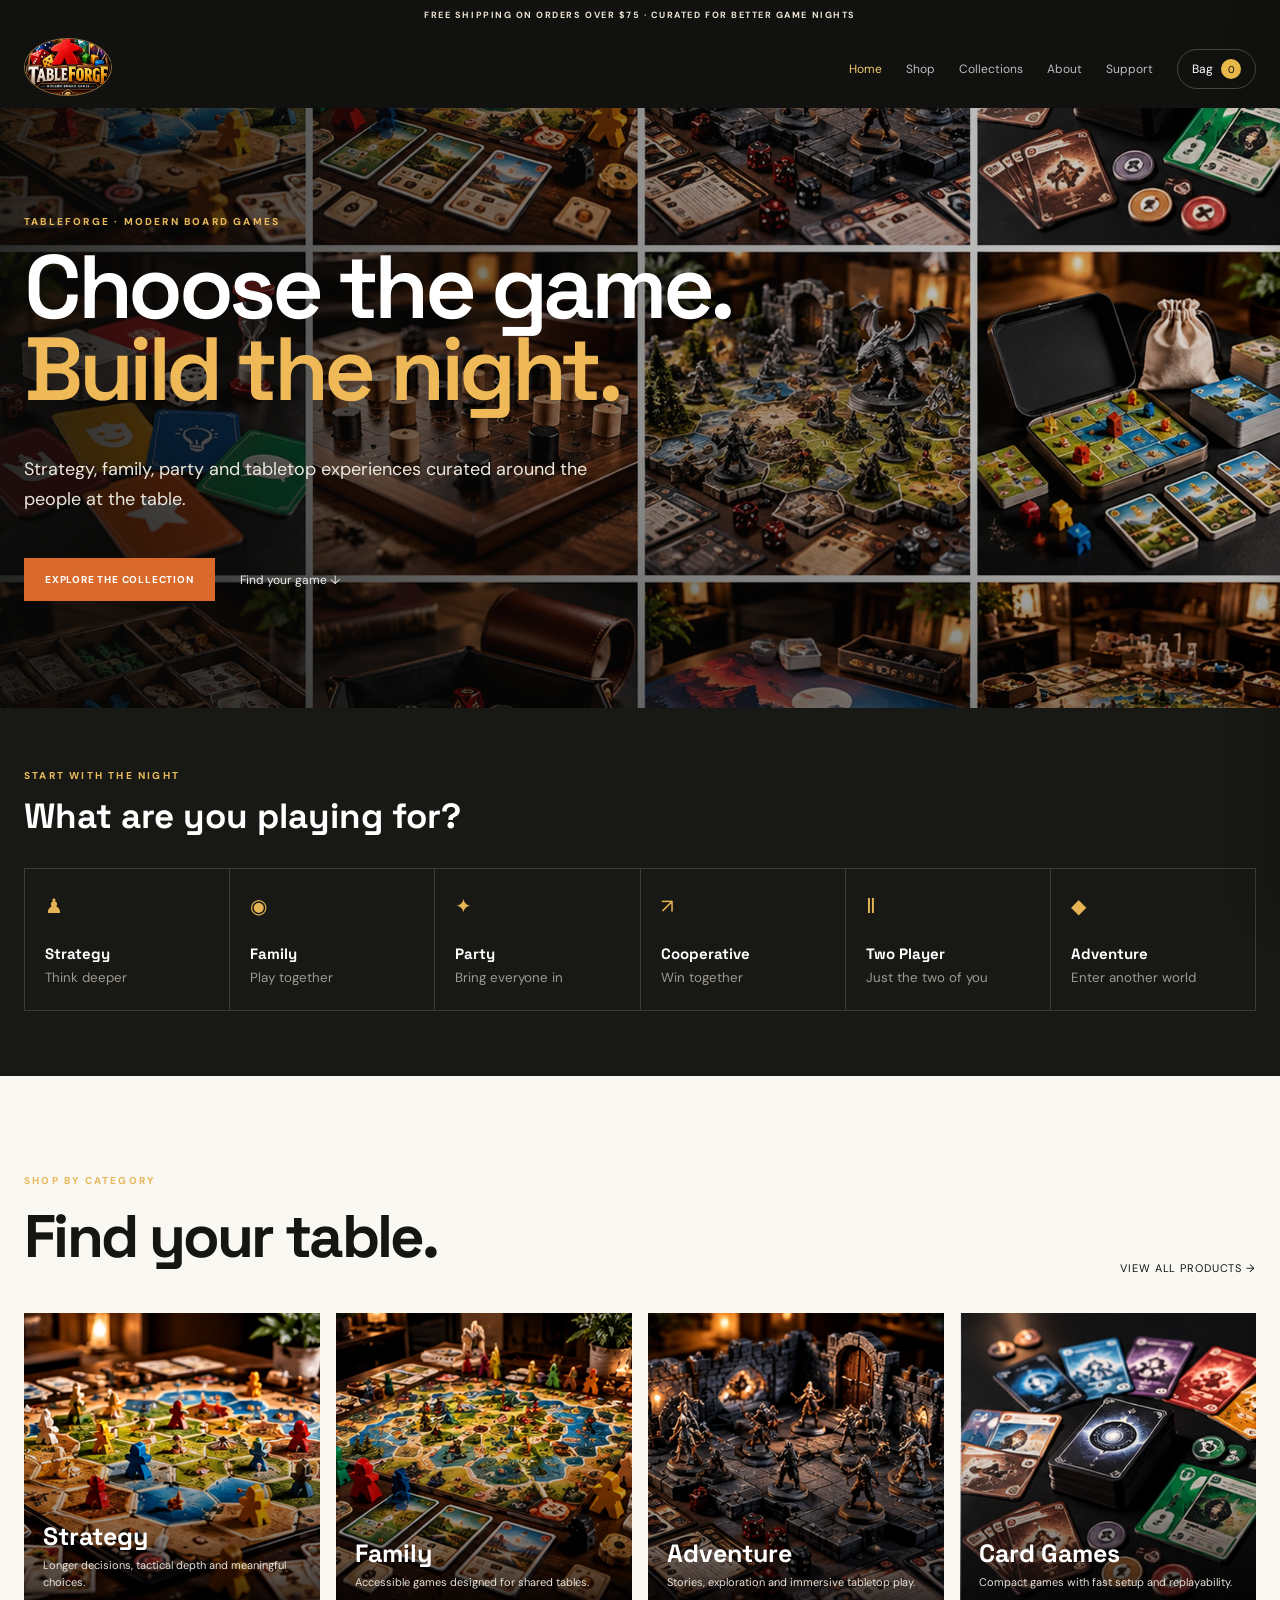
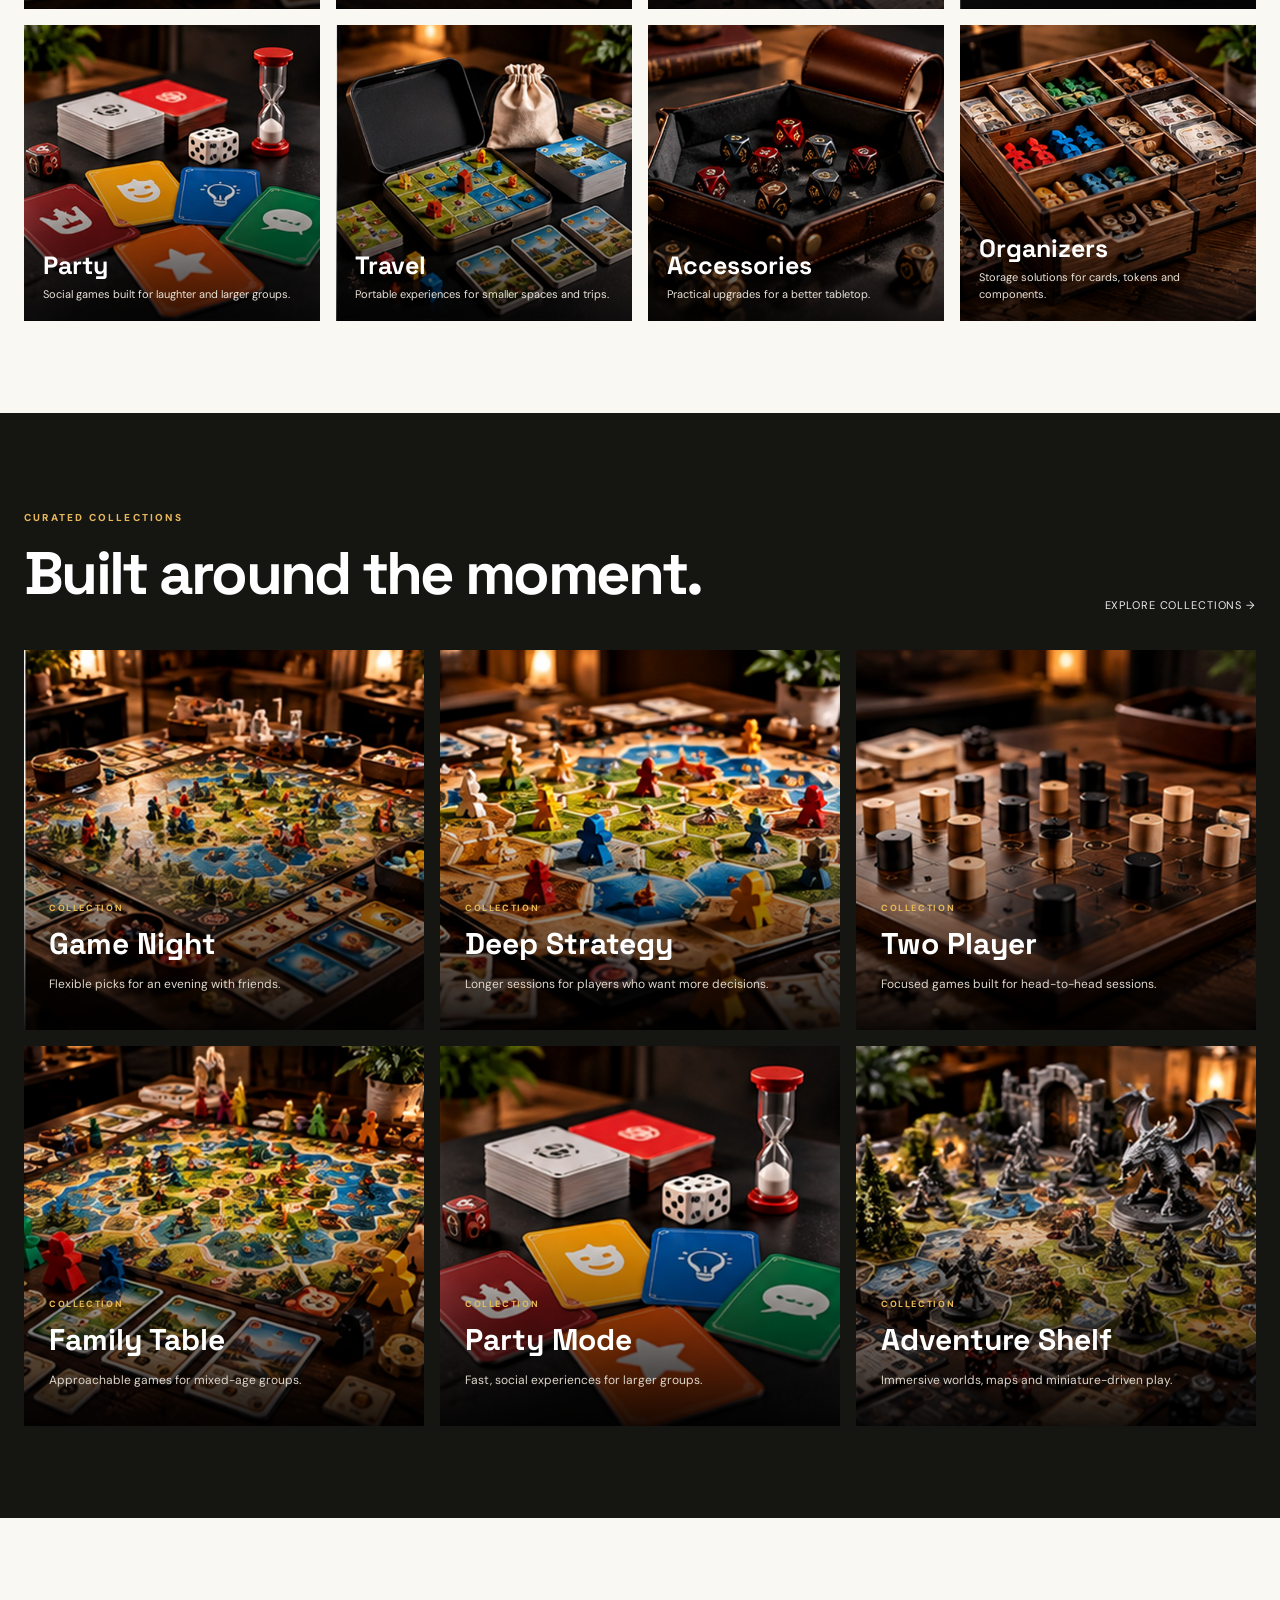
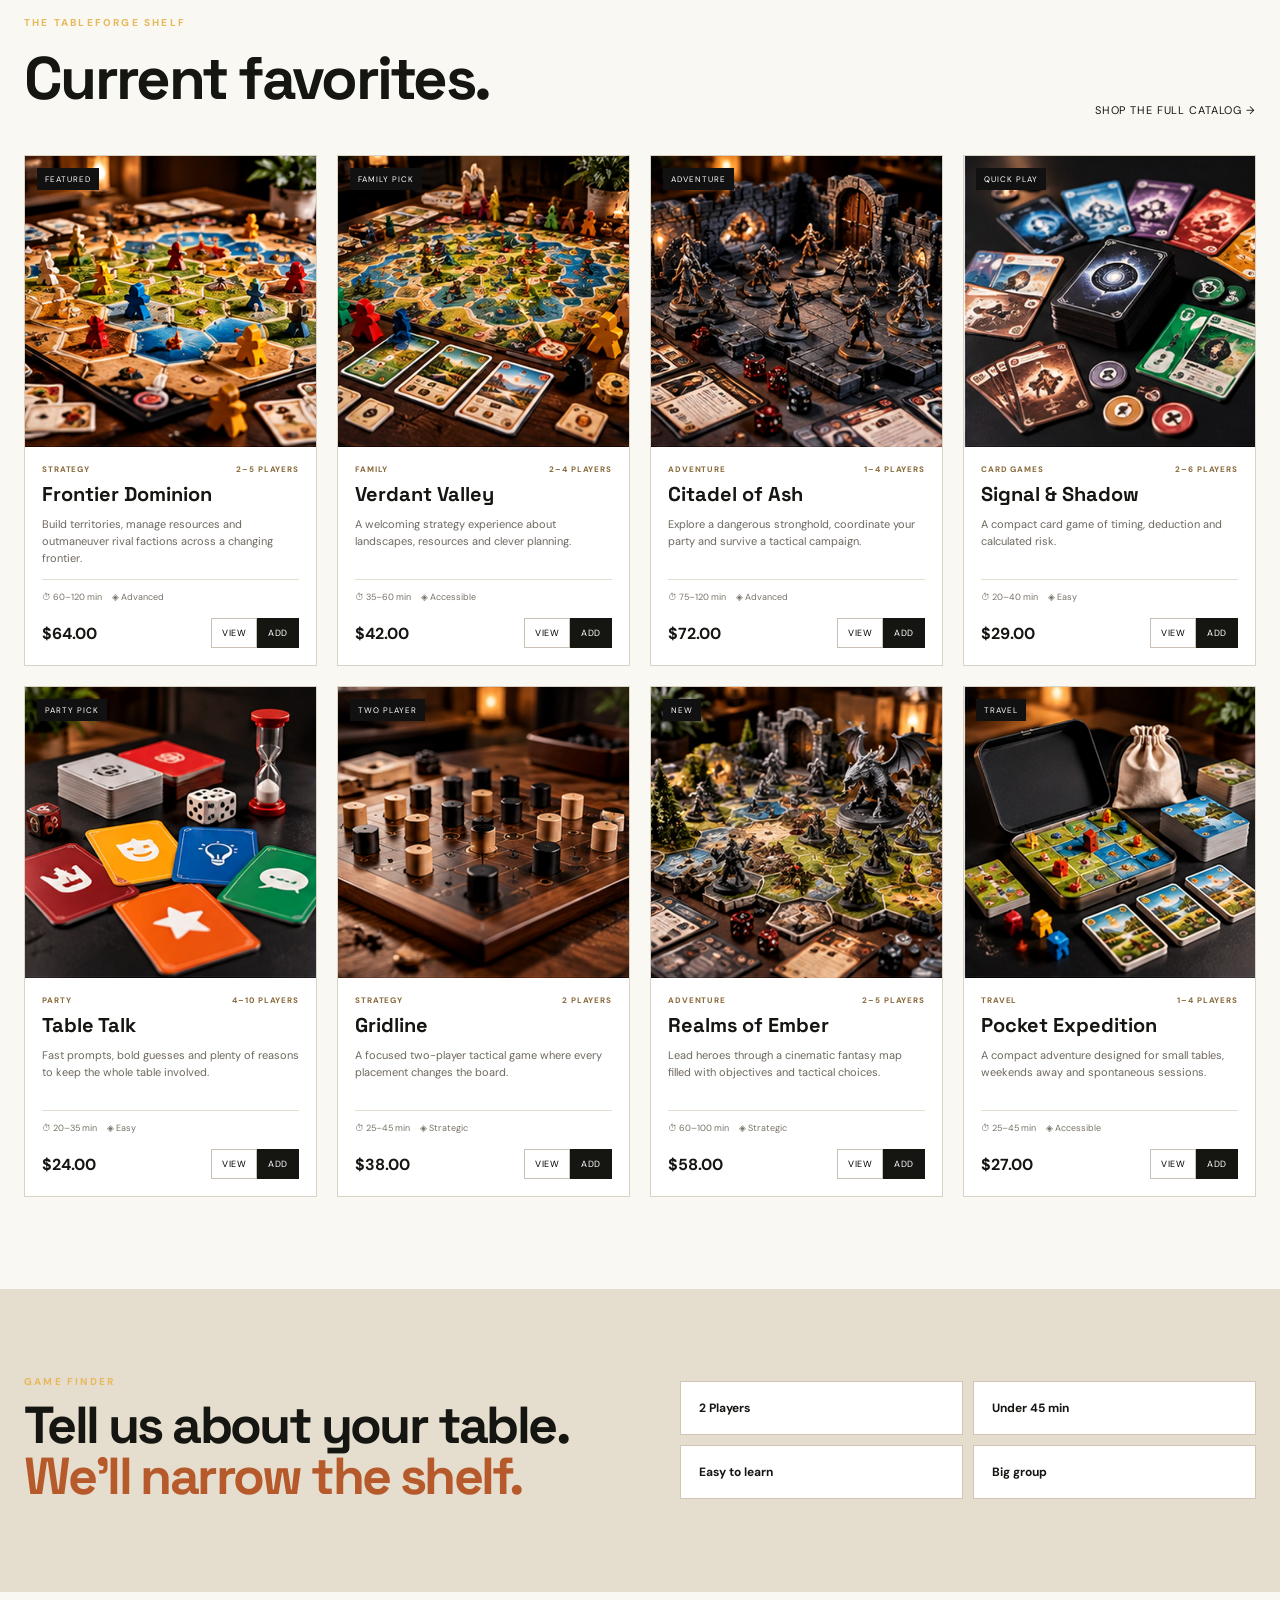
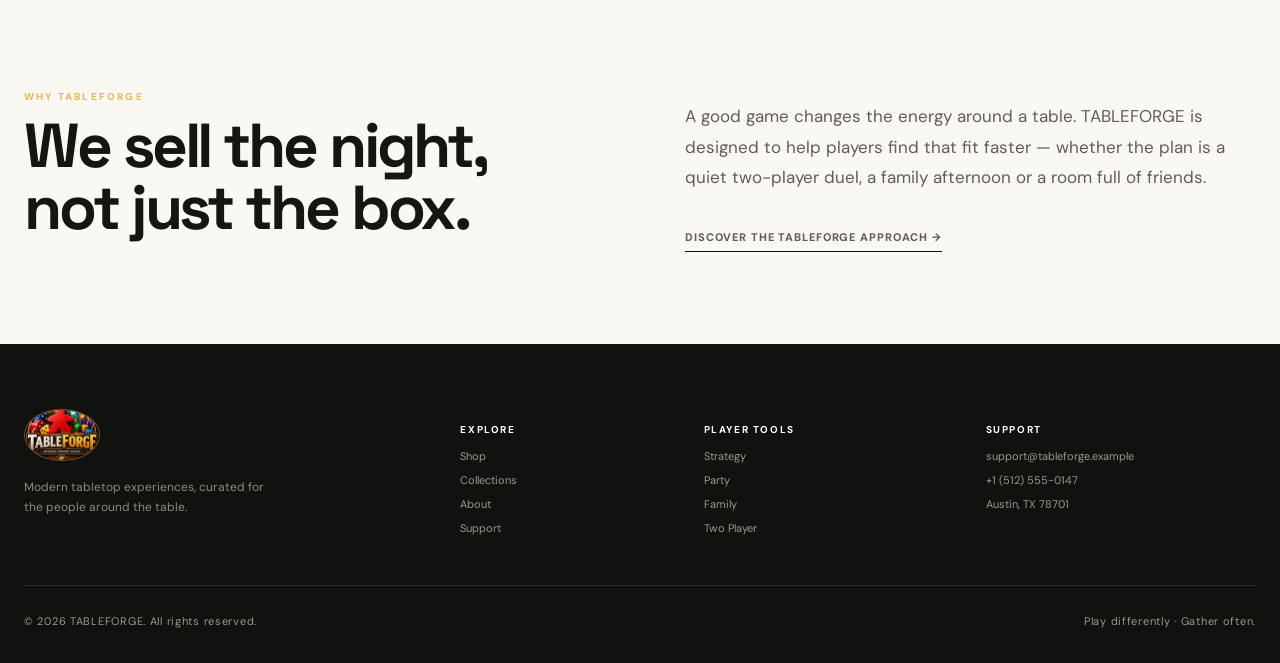
<file: index.html>
<!doctype html>
<html lang="en">
<head>
<meta charset="utf-8"><meta name="viewport" content="width=device-width, initial-scale=1">
<meta name="description" content="TABLEFORGE — modern board games, tabletop accessories and curated game-night collections.">
<title>TABLEFORGE — Modern Board Games</title>
<link rel="icon" href="assets/images/branding/favicon.jpg"><link rel="stylesheet" href="css/style.css">
</head>
<body>

<header class="site-header">
  <div class="announcement">FREE SHIPPING ON ORDERS OVER $75 · CURATED FOR BETTER GAME NIGHTS</div>
  <nav class="nav container">
    <a class="brand" href="index.html"><img src="assets/images/branding/tableforge-logo.jpg" alt="TABLEFORGE"></a>
    <button class="nav-toggle" id="navToggle" aria-label="Open navigation">☰</button>
    <div class="nav-links" id="navLinks">
      <a href="index.html" class="active">Home</a>
      <a href="pages/shop.html" class="">Shop</a>
      <a href="pages/collections.html" class="">Collections</a>
      <a href="pages/about.html" class="">About</a>
      <a href="pages/contact.html" class="">Support</a>
      <button class="cart-button" id="cartButton">Bag <span id="cartCount">0</span></button>
    </div>
  </nav>
</header>
<main>
<section class="hero">
 <img src="assets/images/hero/tableforge-hero.jpg" alt="Modern tabletop game night" class="hero-image">
 <div class="hero-shade"></div>
 <div class="container hero-content">
  <small>TABLEFORGE · MODERN BOARD GAMES</small>
  <h1>Choose the game.<br><em>Build the night.</em></h1>
  <p>Strategy, family, party and tabletop experiences curated around the people at the table.</p>
  <div class="hero-actions"><a class="btn primary" href="pages/shop.html">Explore the collection</a><a class="hero-link" href="#find">Find your game ↓</a></div>
 </div>
</section>

<section class="experience-strip" id="find">
 <div class="container"><div class="section-intro compact"><small>START WITH THE NIGHT</small><h2>What are you playing for?</h2></div>
 <div class="experience-grid">
  <a href="pages/shop.html?experience=Strategy"><span>♟</span><b>Strategy</b><small>Think deeper</small></a>
  <a href="pages/shop.html?experience=Family"><span>◉</span><b>Family</b><small>Play together</small></a>
  <a href="pages/shop.html?experience=Party"><span>✦</span><b>Party</b><small>Bring everyone in</small></a>
  <a href="pages/shop.html?experience=Cooperative"><span>↗</span><b>Cooperative</b><small>Win together</small></a>
  <a href="pages/shop.html?experience=Two%20Player"><span>Ⅱ</span><b>Two Player</b><small>Just the two of you</small></a>
  <a href="pages/shop.html?experience=Adventure"><span>◆</span><b>Adventure</b><small>Enter another world</small></a>
 </div></div>
</section>

<section class="section">
 <div class="container">
  <div class="section-head"><div><small>SHOP BY CATEGORY</small><h2>Find your table.</h2></div><a href="pages/shop.html">View all products →</a></div>
  <div class="category-grid"><a class="category-card" href="pages/shop.html?category=Strategy"><img src="assets/images/categories/strategy.jpg" alt="Strategy"><div><h3>Strategy</h3><p>Longer decisions, tactical depth and meaningful choices.</p></div></a><a class="category-card" href="pages/shop.html?category=Family"><img src="assets/images/categories/family.jpg" alt="Family"><div><h3>Family</h3><p>Accessible games designed for shared tables.</p></div></a><a class="category-card" href="pages/shop.html?category=Adventure"><img src="assets/images/categories/adventure.jpg" alt="Adventure"><div><h3>Adventure</h3><p>Stories, exploration and immersive tabletop play.</p></div></a><a class="category-card" href="pages/shop.html?category=Card Games"><img src="assets/images/categories/card-games.jpg" alt="Card Games"><div><h3>Card Games</h3><p>Compact games with fast setup and replayability.</p></div></a><a class="category-card" href="pages/shop.html?category=Party"><img src="assets/images/categories/party.jpg" alt="Party"><div><h3>Party</h3><p>Social games built for laughter and larger groups.</p></div></a><a class="category-card" href="pages/shop.html?category=Travel"><img src="assets/images/categories/travel.jpg" alt="Travel"><div><h3>Travel</h3><p>Portable experiences for smaller spaces and trips.</p></div></a><a class="category-card" href="pages/shop.html?category=Accessories"><img src="assets/images/categories/accessories.jpg" alt="Accessories"><div><h3>Accessories</h3><p>Practical upgrades for a better tabletop.</p></div></a><a class="category-card" href="pages/shop.html?category=Organizers"><img src="assets/images/categories/organizers.jpg" alt="Organizers"><div><h3>Organizers</h3><p>Storage solutions for cards, tokens and components.</p></div></a></div>
 </div>
</section>

<section class="section dark">
 <div class="container">
  <div class="section-head light"><div><small>CURATED COLLECTIONS</small><h2>Built around the moment.</h2></div><a href="pages/collections.html">Explore collections →</a></div>
  <div class="collection-grid"><a class="collection-card" href="pages/collections.html#collection-1"><img src="assets/images/collections/game-night.jpg" alt="Game Night"><div><small>COLLECTION</small><h3>Game Night</h3><p>Flexible picks for an evening with friends.</p></div></a><a class="collection-card" href="pages/collections.html#collection-2"><img src="assets/images/collections/deep-strategy.jpg" alt="Deep Strategy"><div><small>COLLECTION</small><h3>Deep Strategy</h3><p>Longer sessions for players who want more decisions.</p></div></a><a class="collection-card" href="pages/collections.html#collection-3"><img src="assets/images/collections/two-player.jpg" alt="Two Player"><div><small>COLLECTION</small><h3>Two Player</h3><p>Focused games built for head-to-head sessions.</p></div></a><a class="collection-card" href="pages/collections.html#collection-4"><img src="assets/images/collections/family-table.jpg" alt="Family Table"><div><small>COLLECTION</small><h3>Family Table</h3><p>Approachable games for mixed-age groups.</p></div></a><a class="collection-card" href="pages/collections.html#collection-5"><img src="assets/images/collections/party-mode.jpg" alt="Party Mode"><div><small>COLLECTION</small><h3>Party Mode</h3><p>Fast, social experiences for larger groups.</p></div></a><a class="collection-card" href="pages/collections.html#collection-6"><img src="assets/images/collections/adventure-shelf.jpg" alt="Adventure Shelf"><div><small>COLLECTION</small><h3>Adventure Shelf</h3><p>Immersive worlds, maps and miniature-driven play.</p></div></a></div>
 </div>
</section>

<section class="section">
 <div class="container">
  <div class="section-head"><div><small>THE TABLEFORGE SHELF</small><h2>Current favorites.</h2></div><a href="pages/shop.html">Shop the full catalog →</a></div>
  <div class="product-grid" id="featuredGrid"></div>
 </div>
</section>

<section class="finder-banner">
 <div class="container finder-inner">
  <div><small>GAME FINDER</small><h2>Tell us about your table.<br><em>We'll narrow the shelf.</em></h2></div>
  <div class="finder-options"><a href="pages/shop.html?players=2">2 Players</a><a href="pages/shop.html?time=quick">Under 45 min</a><a href="pages/shop.html?complexity=Easy">Easy to learn</a><a href="pages/shop.html?experience=Party">Big group</a></div>
 </div>
</section>

<section class="section story">
 <div class="container story-grid"><div><small>WHY TABLEFORGE</small><h2>We sell the night,<br>not just the box.</h2></div>
 <div class="story-copy"><p>A good game changes the energy around a table. TABLEFORGE is designed to help players find that fit faster — whether the plan is a quiet two-player duel, a family afternoon or a room full of friends.</p><a class="underlink" href="pages/about.html">Discover the TABLEFORGE approach →</a></div></div>
</section>
</main>

<footer class="footer">
  <div class="container footer-grid">
    <div><img class="footer-logo" src="assets/images/branding/tableforge-logo.jpg" alt="TABLEFORGE"><p>Modern tabletop experiences, curated for the people around the table.</p></div>
    <div><h4>Explore</h4><a href="pages/shop.html">Shop</a><a href="pages/collections.html">Collections</a><a href="pages/about.html">About</a><a href="pages/contact.html">Support</a></div>
    <div><h4>Player tools</h4><a href="pages/shop.html?experience=Strategy">Strategy</a><a href="pages/shop.html?experience=Party">Party</a><a href="pages/shop.html?experience=Family">Family</a><a href="pages/shop.html?experience=Two%20Player">Two Player</a></div>
    <div><h4>Support</h4><a href="mailto:support@tableforge.example">support@tableforge.example</a><a href="tel:+15125550147">+1 (512) 555-0147</a><span>Austin, TX 78701</span></div>
  </div>
  <div class="container footer-bottom"><span>© 2026 TABLEFORGE. All rights reserved.</span><span>Play differently · Gather often.</span></div>
</footer>

<aside class="cart-drawer" id="cartDrawer" aria-hidden="true">
 <div class="drawer-head"><div><small>YOUR BAG</small><h3>Ready for game night?</h3></div><button id="closeCart">×</button></div>
 <div class="cart-items" id="cartItems"></div>
 <div class="cart-foot"><div><span>Subtotal</span><strong id="cartTotal">$0.00</strong></div><button class="btn primary full" id="checkoutButton">Checkout</button><small>Demo storefront. Payment processing is not connected.</small></div>
</aside><div class="scrim" id="scrim"></div>
<div class="product-modal" id="productModal" aria-hidden="true"><div class="modal-card"><button class="modal-close" id="modalClose">×</button><div id="modalContent"></div></div></div>

<script>window.TABLEFORGE_PRODUCTS=[{"id":1,"name":"Frontier Dominion","price":64.0,"category":"Strategy","players":"2–5","time":"60–120 min","complexity":"Advanced","experience":"Competitive","tag":"Featured","image":"strategy-table.jpg","desc":"Build territories, manage resources and outmaneuver rival factions across a changing frontier."},{"id":2,"name":"Verdant Valley","price":42.0,"category":"Family","players":"2–4","time":"35–60 min","complexity":"Accessible","experience":"Family","tag":"Family Pick","image":"family-strategy.jpg","desc":"A welcoming strategy experience about landscapes, resources and clever planning."},{"id":3,"name":"Citadel of Ash","price":72.0,"category":"Adventure","players":"1–4","time":"75–120 min","complexity":"Advanced","experience":"Cooperative","tag":"Adventure","image":"adventure-miniatures.jpg","desc":"Explore a dangerous stronghold, coordinate your party and survive a tactical campaign."},{"id":4,"name":"Signal & Shadow","price":29.0,"category":"Card Games","players":"2–6","time":"20–40 min","complexity":"Easy","experience":"Competitive","tag":"Quick Play","image":"card-games.jpg","desc":"A compact card game of timing, deduction and calculated risk."},{"id":5,"name":"Table Talk","price":24.0,"category":"Party","players":"4–10","time":"20–35 min","complexity":"Easy","experience":"Party","tag":"Party Pick","image":"party-night.jpg","desc":"Fast prompts, bold guesses and plenty of reasons to keep the whole table involved."},{"id":6,"name":"Gridline","price":38.0,"category":"Strategy","players":"2","time":"25–45 min","complexity":"Strategic","experience":"Two Player","tag":"Two Player","image":"abstract-strategy.jpg","desc":"A focused two-player tactical game where every placement changes the board."},{"id":7,"name":"Realms of Ember","price":58.0,"category":"Adventure","players":"2–5","time":"60–100 min","complexity":"Strategic","experience":"Adventure","tag":"New","image":"fantasy-adventure.jpg","desc":"Lead heroes through a cinematic fantasy map filled with objectives and tactical choices."},{"id":8,"name":"Pocket Expedition","price":27.0,"category":"Travel","players":"1–4","time":"25–45 min","complexity":"Accessible","experience":"Travel","tag":"Travel","image":"travel-game.jpg","desc":"A compact adventure designed for small tables, weekends away and spontaneous sessions."},{"id":9,"name":"Tabletop Vault","price":46.0,"category":"Accessories","players":"—","time":"—","complexity":"—","experience":"Accessory","tag":"Organizer","image":"game-organizer.jpg","desc":"A modular organizer for tokens, cards, miniatures and game-night components."},{"id":10,"name":"Forge Dice Tray","price":34.0,"category":"Accessories","players":"—","time":"—","complexity":"—","experience":"Accessory","tag":"Essential","image":"dice-accessories.jpg","desc":"A premium rolling tray with a compact footprint for cleaner tabletop sessions."},{"id":11,"name":"Atlas Playmat","price":39.0,"category":"Accessories","players":"—","time":"—","complexity":"—","experience":"Accessory","tag":"Premium","image":"premium-playmat.jpg","desc":"A large illustrated play surface designed to protect the table and frame the game."},{"id":12,"name":"Game Night Collection","price":89.0,"category":"Collections","players":"3–8","time":"30–90 min","complexity":"Mixed","experience":"Social","tag":"Collection","image":"game-night.jpg","desc":"A curated tabletop bundle for hosting an adaptable evening with friends."}];</script><script src="js/app.js"></script>
</body></html>
</file>
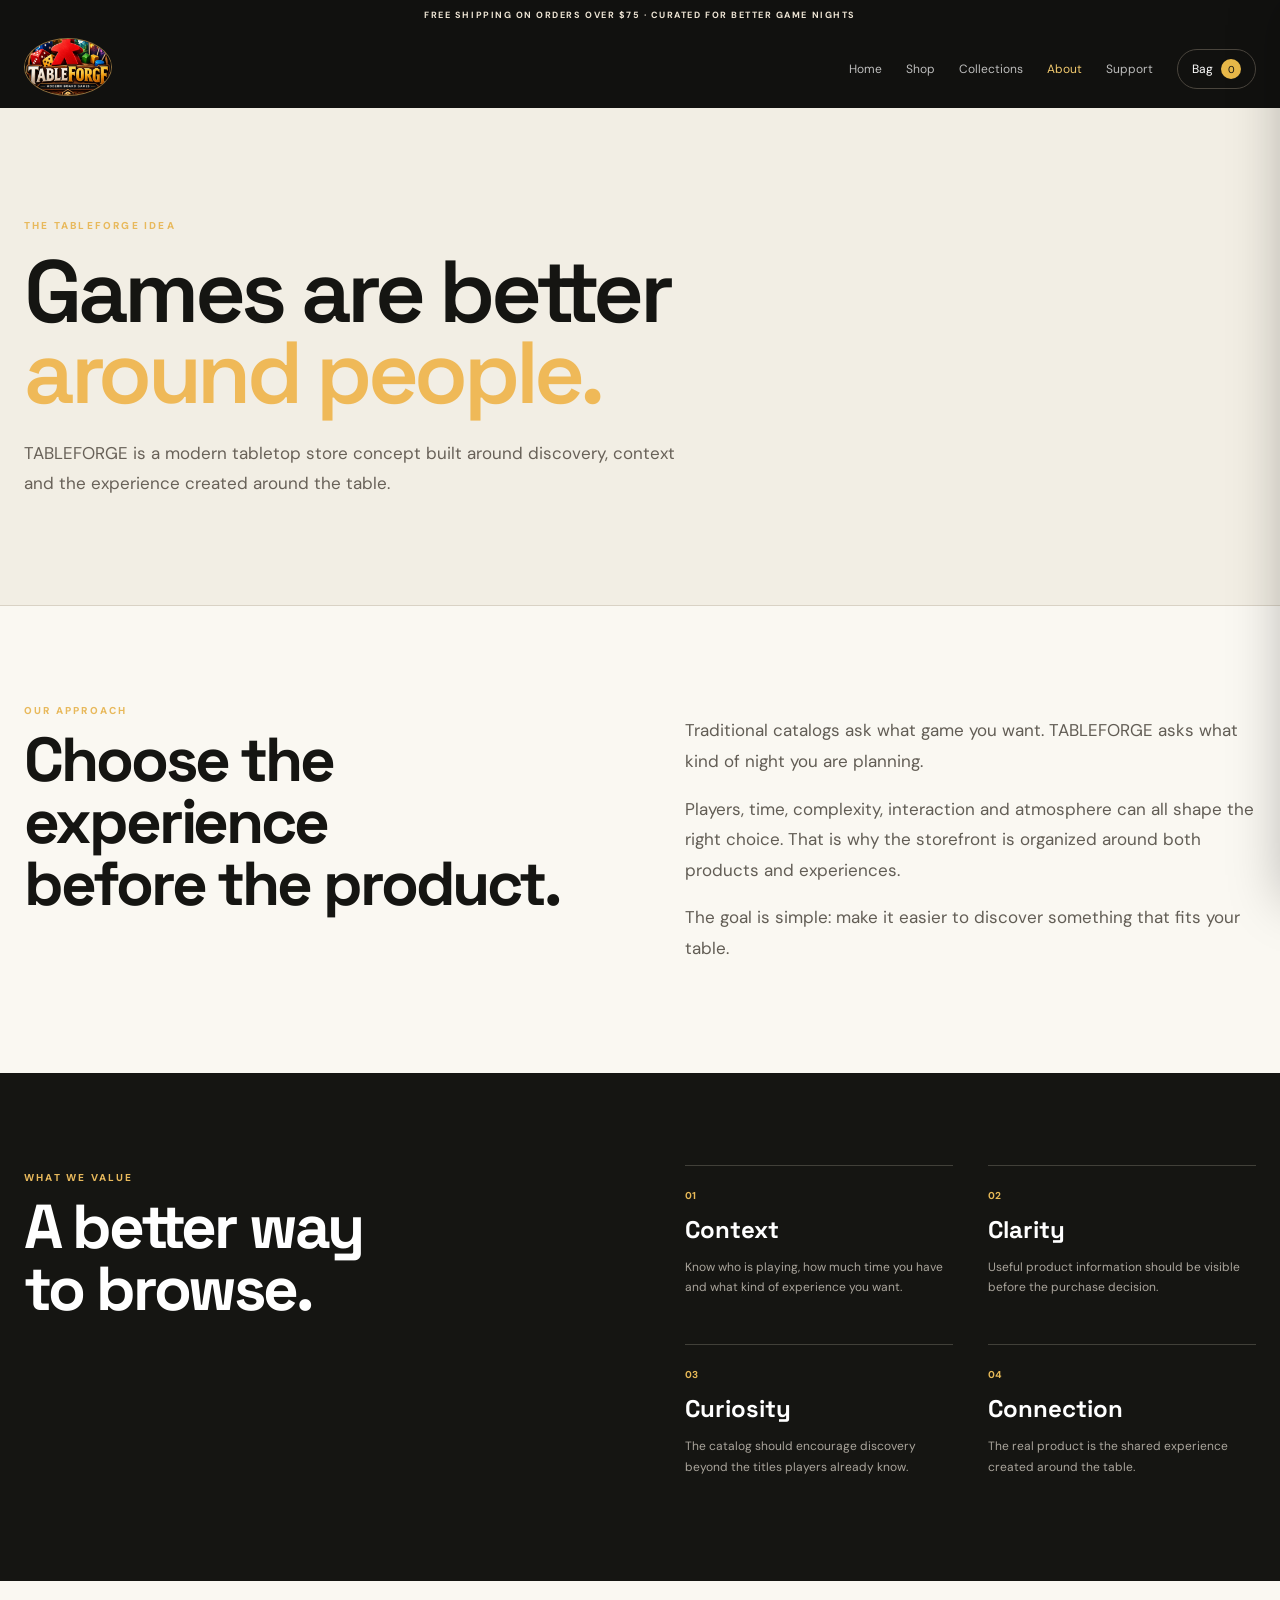
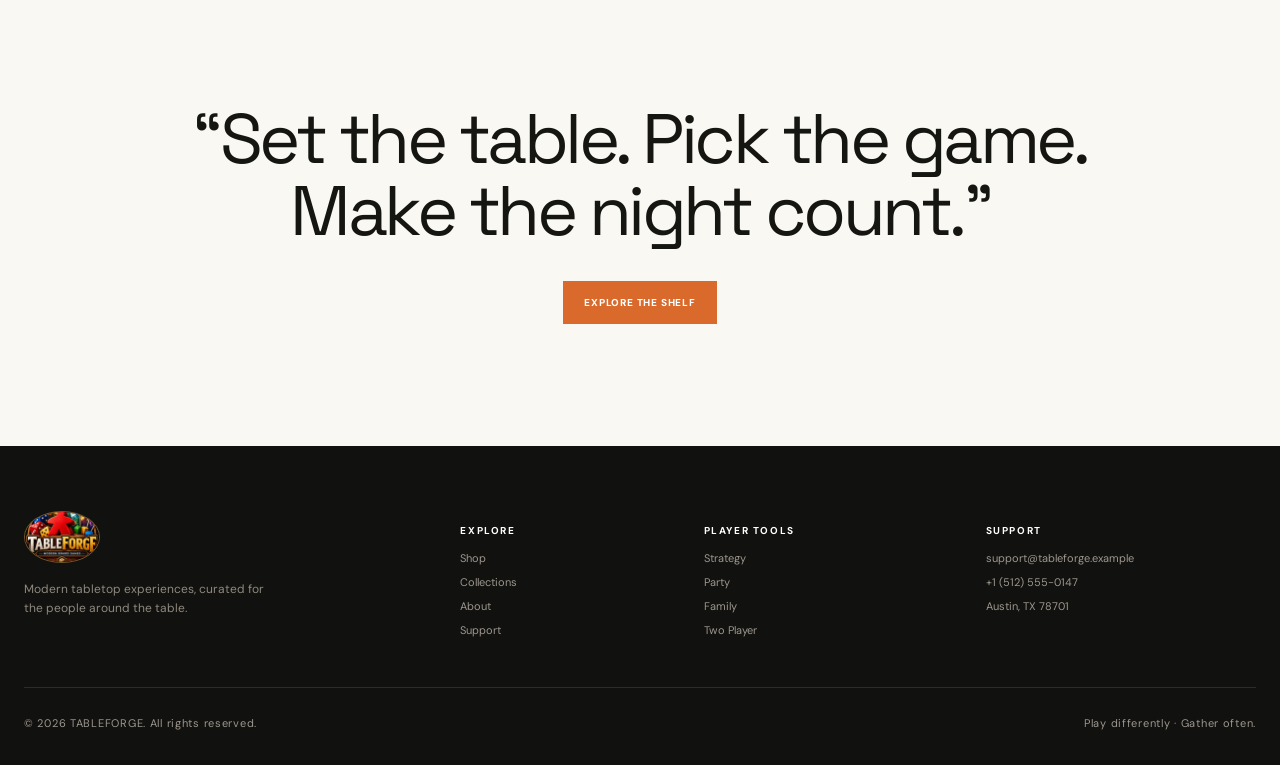
<file: pages/about.html>
<!doctype html><html lang="en"><head><meta charset="utf-8"><meta name="viewport" content="width=device-width, initial-scale=1"><title>About — TABLEFORGE</title><link rel="icon" href="../assets/images/branding/favicon.jpg"><link rel="stylesheet" href="../css/style.css"></head><body>

<header class="site-header">
  <div class="announcement">FREE SHIPPING ON ORDERS OVER $75 · CURATED FOR BETTER GAME NIGHTS</div>
  <nav class="nav container">
    <a class="brand" href="../index.html"><img src="../assets/images/branding/tableforge-logo.jpg" alt="TABLEFORGE"></a>
    <button class="nav-toggle" id="navToggle" aria-label="Open navigation">☰</button>
    <div class="nav-links" id="navLinks">
      <a href="../index.html" class="">Home</a>
      <a href="../pages/shop.html" class="">Shop</a>
      <a href="../pages/collections.html" class="">Collections</a>
      <a href="../pages/about.html" class="active">About</a>
      <a href="../pages/contact.html" class="">Support</a>
      <button class="cart-button" id="cartButton">Bag <span id="cartCount">0</span></button>
    </div>
  </nav>
</header>
<main>
<section class="page-hero"><div class="container"><small>THE TABLEFORGE IDEA</small><h1>Games are better<br><em>around people.</em></h1><p>TABLEFORGE is a modern tabletop store concept built around discovery, context and the experience created around the table.</p></div></section>
<section class="section"><div class="container manifesto-grid"><div><small>OUR APPROACH</small><h2>Choose the experience<br>before the product.</h2></div><div class="prose"><p>Traditional catalogs ask what game you want. TABLEFORGE asks what kind of night you are planning.</p><p>Players, time, complexity, interaction and atmosphere can all shape the right choice. That is why the storefront is organized around both products and experiences.</p><p>The goal is simple: make it easier to discover something that fits your table.</p></div></div></section>
<section class="dark section"><div class="container values"><div><small>WHAT WE VALUE</small><h2>A better way<br>to browse.</h2></div><div class="value-list"><article><b>01</b><h3>Context</h3><p>Know who is playing, how much time you have and what kind of experience you want.</p></article><article><b>02</b><h3>Clarity</h3><p>Useful product information should be visible before the purchase decision.</p></article><article><b>03</b><h3>Curiosity</h3><p>The catalog should encourage discovery beyond the titles players already know.</p></article><article><b>04</b><h3>Connection</h3><p>The real product is the shared experience created around the table.</p></article></div></div></section>
<section class="section"><div class="container quote"><p>“Set the table. Pick the game. Make the night count.”</p><a class="btn primary" href="shop.html">Explore the shelf</a></div></section>
</main>
<footer class="footer">
  <div class="container footer-grid">
    <div><img class="footer-logo" src="../assets/images/branding/tableforge-logo.jpg" alt="TABLEFORGE"><p>Modern tabletop experiences, curated for the people around the table.</p></div>
    <div><h4>Explore</h4><a href="../pages/shop.html">Shop</a><a href="../pages/collections.html">Collections</a><a href="../pages/about.html">About</a><a href="../pages/contact.html">Support</a></div>
    <div><h4>Player tools</h4><a href="../pages/shop.html?experience=Strategy">Strategy</a><a href="../pages/shop.html?experience=Party">Party</a><a href="../pages/shop.html?experience=Family">Family</a><a href="../pages/shop.html?experience=Two%20Player">Two Player</a></div>
    <div><h4>Support</h4><a href="mailto:support@tableforge.example">support@tableforge.example</a><a href="tel:+15125550147">+1 (512) 555-0147</a><span>Austin, TX 78701</span></div>
  </div>
  <div class="container footer-bottom"><span>© 2026 TABLEFORGE. All rights reserved.</span><span>Play differently · Gather often.</span></div>
</footer>
<aside class="cart-drawer" id="cartDrawer" aria-hidden="true">
 <div class="drawer-head"><div><small>YOUR BAG</small><h3>Ready for game night?</h3></div><button id="closeCart">×</button></div>
 <div class="cart-items" id="cartItems"></div>
 <div class="cart-foot"><div><span>Subtotal</span><strong id="cartTotal">$0.00</strong></div><button class="btn primary full" id="checkoutButton">Checkout</button><small>Demo storefront. Payment processing is not connected.</small></div>
</aside><div class="scrim" id="scrim"></div>
<div class="product-modal" id="productModal" aria-hidden="true"><div class="modal-card"><button class="modal-close" id="modalClose">×</button><div id="modalContent"></div></div></div>
<script>window.TABLEFORGE_PRODUCTS=[{"id":1,"name":"Frontier Dominion","price":64.0,"category":"Strategy","players":"2–5","time":"60–120 min","complexity":"Advanced","experience":"Competitive","tag":"Featured","image":"strategy-table.jpg","desc":"Build territories, manage resources and outmaneuver rival factions across a changing frontier."},{"id":2,"name":"Verdant Valley","price":42.0,"category":"Family","players":"2–4","time":"35–60 min","complexity":"Accessible","experience":"Family","tag":"Family Pick","image":"family-strategy.jpg","desc":"A welcoming strategy experience about landscapes, resources and clever planning."},{"id":3,"name":"Citadel of Ash","price":72.0,"category":"Adventure","players":"1–4","time":"75–120 min","complexity":"Advanced","experience":"Cooperative","tag":"Adventure","image":"adventure-miniatures.jpg","desc":"Explore a dangerous stronghold, coordinate your party and survive a tactical campaign."},{"id":4,"name":"Signal & Shadow","price":29.0,"category":"Card Games","players":"2–6","time":"20–40 min","complexity":"Easy","experience":"Competitive","tag":"Quick Play","image":"card-games.jpg","desc":"A compact card game of timing, deduction and calculated risk."},{"id":5,"name":"Table Talk","price":24.0,"category":"Party","players":"4–10","time":"20–35 min","complexity":"Easy","experience":"Party","tag":"Party Pick","image":"party-night.jpg","desc":"Fast prompts, bold guesses and plenty of reasons to keep the whole table involved."},{"id":6,"name":"Gridline","price":38.0,"category":"Strategy","players":"2","time":"25–45 min","complexity":"Strategic","experience":"Two Player","tag":"Two Player","image":"abstract-strategy.jpg","desc":"A focused two-player tactical game where every placement changes the board."},{"id":7,"name":"Realms of Ember","price":58.0,"category":"Adventure","players":"2–5","time":"60–100 min","complexity":"Strategic","experience":"Adventure","tag":"New","image":"fantasy-adventure.jpg","desc":"Lead heroes through a cinematic fantasy map filled with objectives and tactical choices."},{"id":8,"name":"Pocket Expedition","price":27.0,"category":"Travel","players":"1–4","time":"25–45 min","complexity":"Accessible","experience":"Travel","tag":"Travel","image":"travel-game.jpg","desc":"A compact adventure designed for small tables, weekends away and spontaneous sessions."},{"id":9,"name":"Tabletop Vault","price":46.0,"category":"Accessories","players":"—","time":"—","complexity":"—","experience":"Accessory","tag":"Organizer","image":"game-organizer.jpg","desc":"A modular organizer for tokens, cards, miniatures and game-night components."},{"id":10,"name":"Forge Dice Tray","price":34.0,"category":"Accessories","players":"—","time":"—","complexity":"—","experience":"Accessory","tag":"Essential","image":"dice-accessories.jpg","desc":"A premium rolling tray with a compact footprint for cleaner tabletop sessions."},{"id":11,"name":"Atlas Playmat","price":39.0,"category":"Accessories","players":"—","time":"—","complexity":"—","experience":"Accessory","tag":"Premium","image":"premium-playmat.jpg","desc":"A large illustrated play surface designed to protect the table and frame the game."},{"id":12,"name":"Game Night Collection","price":89.0,"category":"Collections","players":"3–8","time":"30–90 min","complexity":"Mixed","experience":"Social","tag":"Collection","image":"game-night.jpg","desc":"A curated tabletop bundle for hosting an adaptable evening with friends."}];</script><script src="../js/app.js"></script></body></html>
</file>
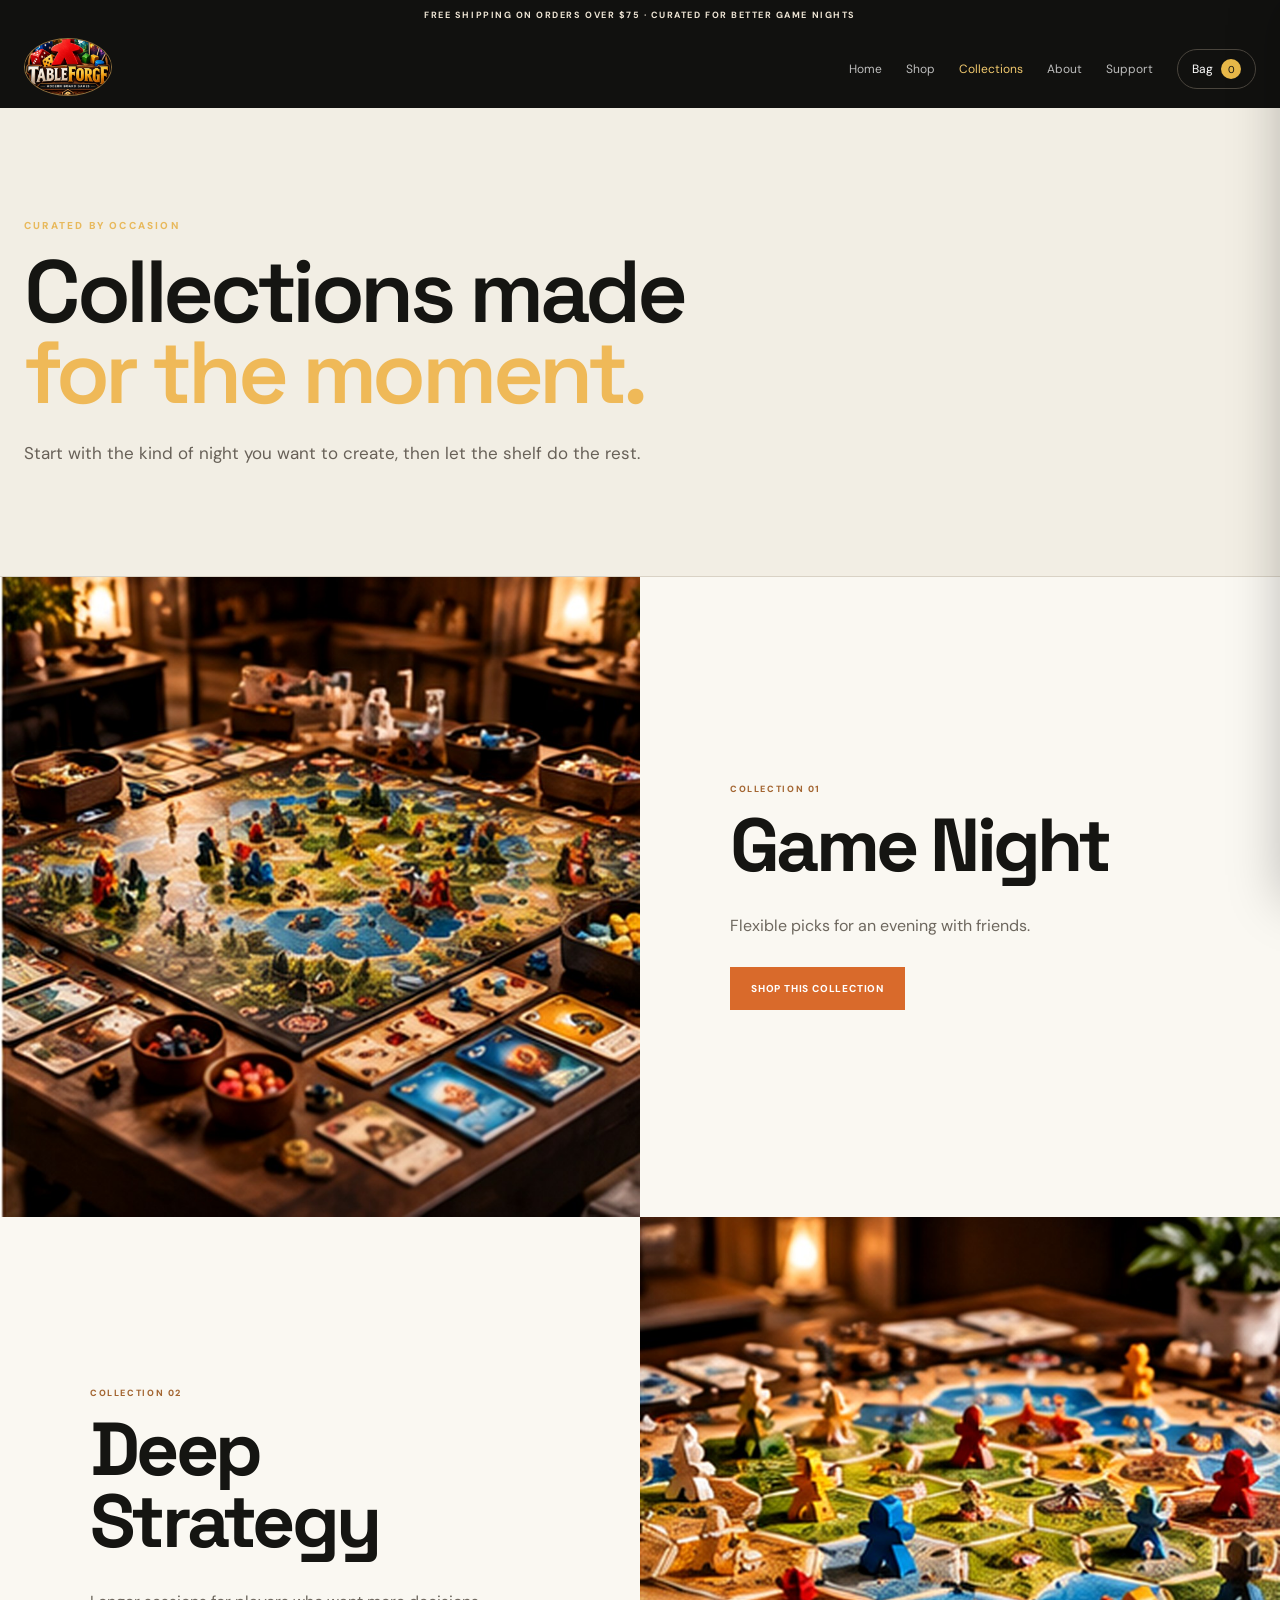
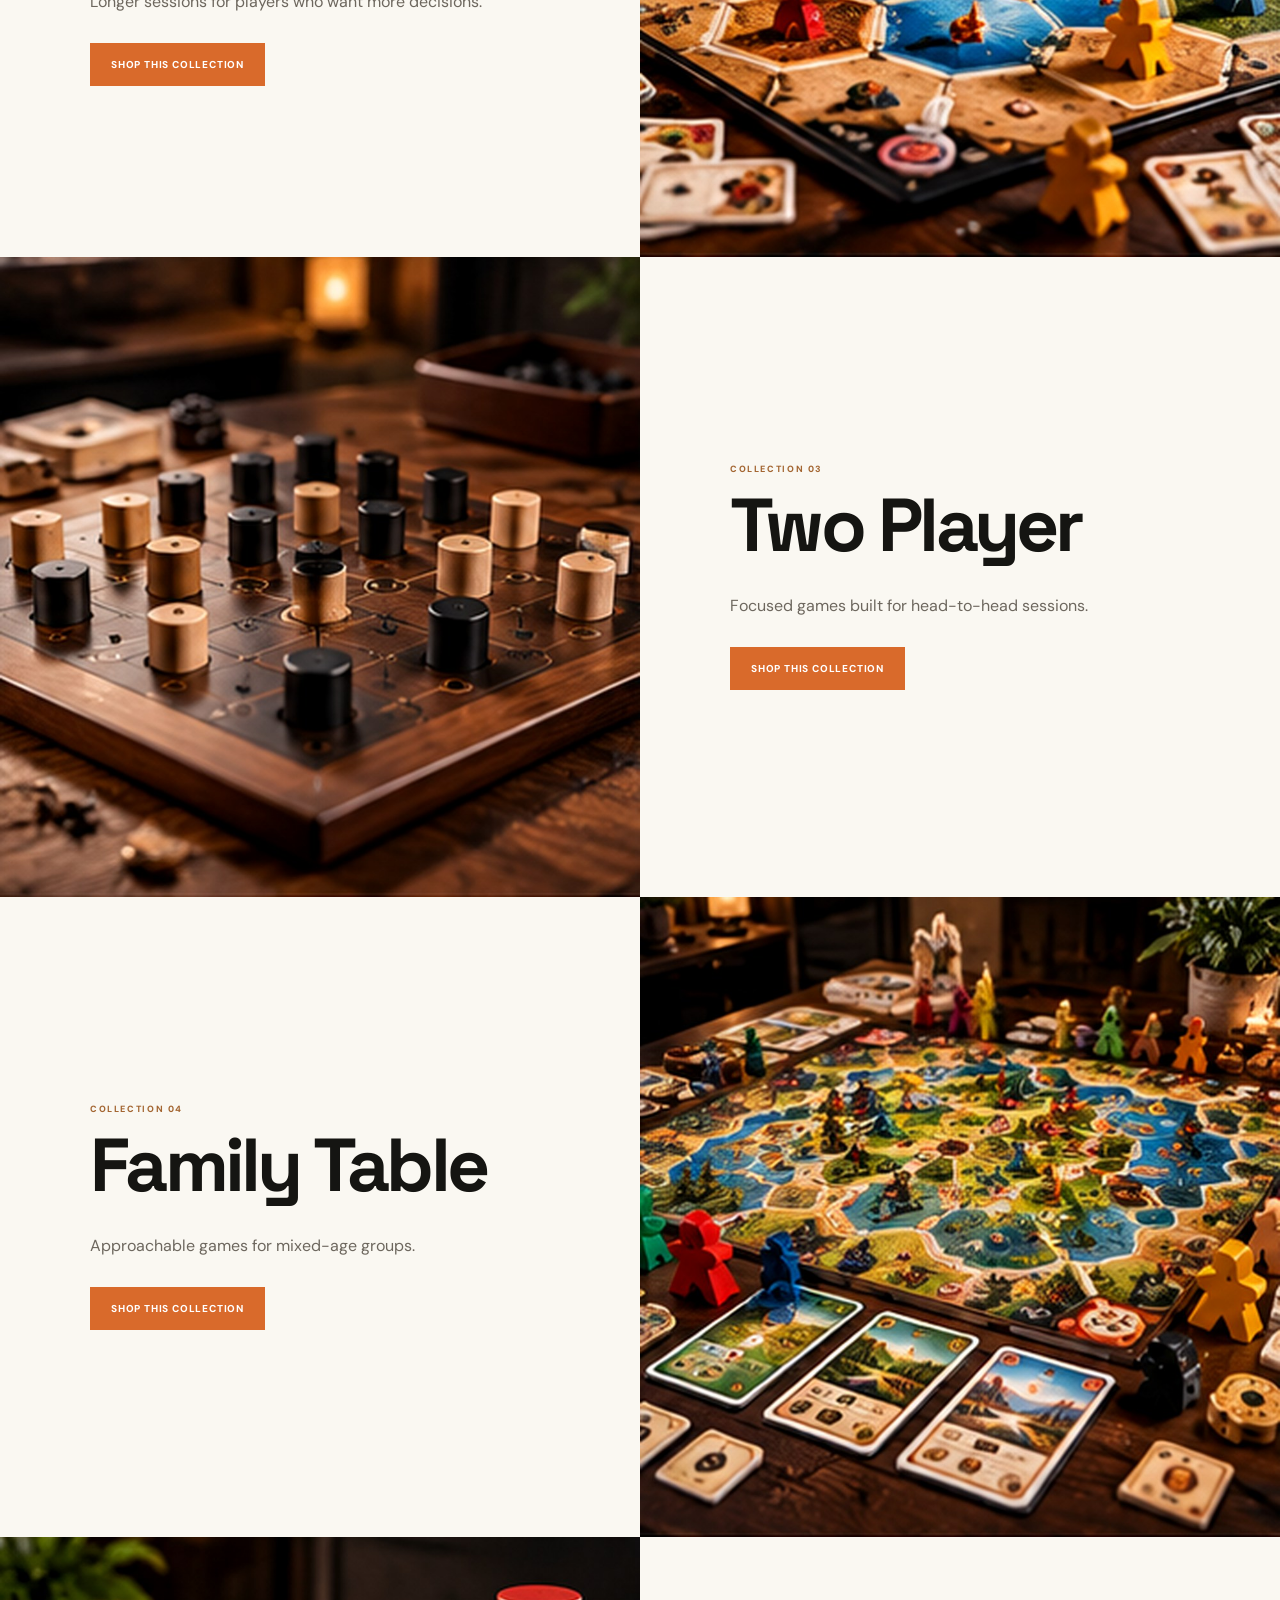
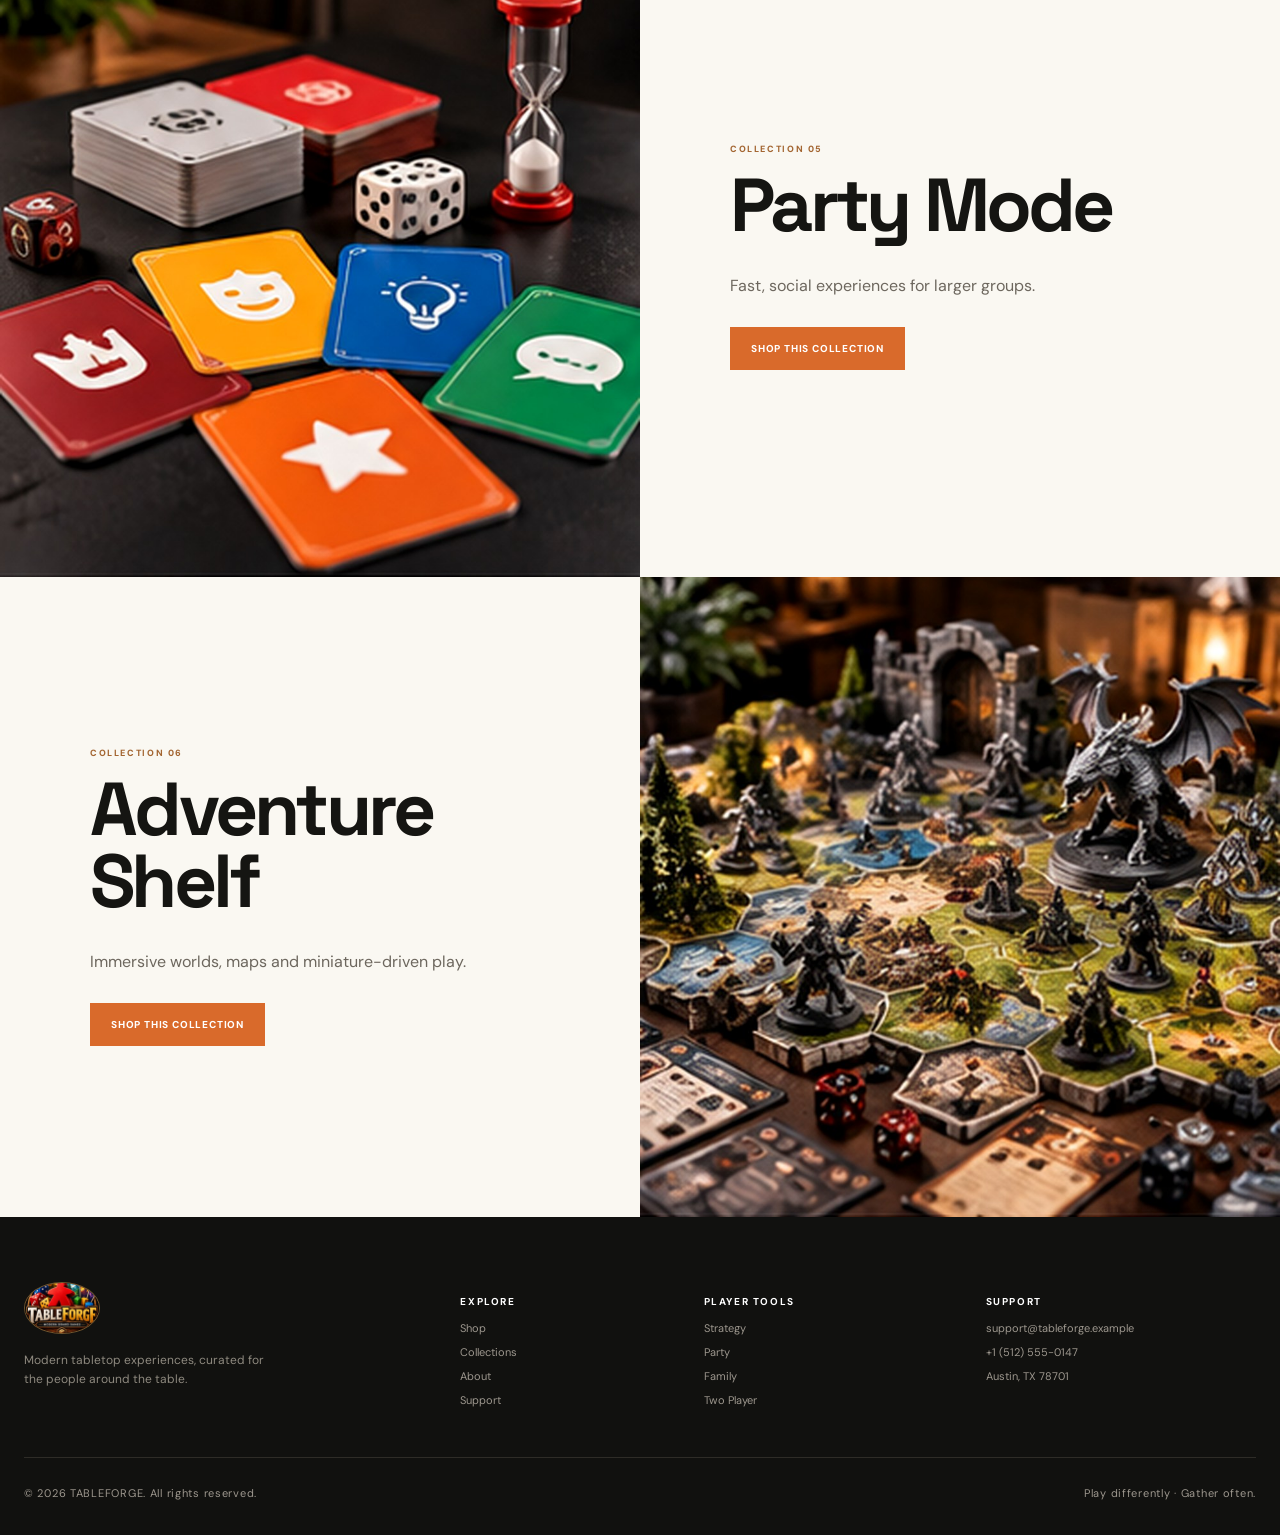
<file: pages/collections.html>
<!doctype html><html lang="en"><head><meta charset="utf-8"><meta name="viewport" content="width=device-width, initial-scale=1"><title>Collections — TABLEFORGE</title><link rel="icon" href="../assets/images/branding/favicon.jpg"><link rel="stylesheet" href="../css/style.css"></head><body>

<header class="site-header">
  <div class="announcement">FREE SHIPPING ON ORDERS OVER $75 · CURATED FOR BETTER GAME NIGHTS</div>
  <nav class="nav container">
    <a class="brand" href="../index.html"><img src="../assets/images/branding/tableforge-logo.jpg" alt="TABLEFORGE"></a>
    <button class="nav-toggle" id="navToggle" aria-label="Open navigation">☰</button>
    <div class="nav-links" id="navLinks">
      <a href="../index.html" class="">Home</a>
      <a href="../pages/shop.html" class="">Shop</a>
      <a href="../pages/collections.html" class="active">Collections</a>
      <a href="../pages/about.html" class="">About</a>
      <a href="../pages/contact.html" class="">Support</a>
      <button class="cart-button" id="cartButton">Bag <span id="cartCount">0</span></button>
    </div>
  </nav>
</header>
<main><section class="page-hero"><div class="container"><small>CURATED BY OCCASION</small><h1>Collections made<br><em>for the moment.</em></h1><p>Start with the kind of night you want to create, then let the shelf do the rest.</p></div></section>
<section class="collections-page"><section class="collection-feature" id="collection-1">
      <div class="collection-feature-image"><img src="../assets/images/collections/game-night.jpg" alt="Game Night"></div>
      <div class="collection-feature-copy"><small>COLLECTION 01</small><h2>Game Night</h2><p>Flexible picks for an evening with friends.</p><a class="btn primary" href="shop.html">Shop this collection</a></div>
    </section><section class="collection-feature" id="collection-2">
      <div class="collection-feature-image"><img src="../assets/images/collections/deep-strategy.jpg" alt="Deep Strategy"></div>
      <div class="collection-feature-copy"><small>COLLECTION 02</small><h2>Deep Strategy</h2><p>Longer sessions for players who want more decisions.</p><a class="btn primary" href="shop.html">Shop this collection</a></div>
    </section><section class="collection-feature" id="collection-3">
      <div class="collection-feature-image"><img src="../assets/images/collections/two-player.jpg" alt="Two Player"></div>
      <div class="collection-feature-copy"><small>COLLECTION 03</small><h2>Two Player</h2><p>Focused games built for head-to-head sessions.</p><a class="btn primary" href="shop.html">Shop this collection</a></div>
    </section><section class="collection-feature" id="collection-4">
      <div class="collection-feature-image"><img src="../assets/images/collections/family-table.jpg" alt="Family Table"></div>
      <div class="collection-feature-copy"><small>COLLECTION 04</small><h2>Family Table</h2><p>Approachable games for mixed-age groups.</p><a class="btn primary" href="shop.html">Shop this collection</a></div>
    </section><section class="collection-feature" id="collection-5">
      <div class="collection-feature-image"><img src="../assets/images/collections/party-mode.jpg" alt="Party Mode"></div>
      <div class="collection-feature-copy"><small>COLLECTION 05</small><h2>Party Mode</h2><p>Fast, social experiences for larger groups.</p><a class="btn primary" href="shop.html">Shop this collection</a></div>
    </section><section class="collection-feature" id="collection-6">
      <div class="collection-feature-image"><img src="../assets/images/collections/adventure-shelf.jpg" alt="Adventure Shelf"></div>
      <div class="collection-feature-copy"><small>COLLECTION 06</small><h2>Adventure Shelf</h2><p>Immersive worlds, maps and miniature-driven play.</p><a class="btn primary" href="shop.html">Shop this collection</a></div>
    </section></section></main>
<footer class="footer">
  <div class="container footer-grid">
    <div><img class="footer-logo" src="../assets/images/branding/tableforge-logo.jpg" alt="TABLEFORGE"><p>Modern tabletop experiences, curated for the people around the table.</p></div>
    <div><h4>Explore</h4><a href="../pages/shop.html">Shop</a><a href="../pages/collections.html">Collections</a><a href="../pages/about.html">About</a><a href="../pages/contact.html">Support</a></div>
    <div><h4>Player tools</h4><a href="../pages/shop.html?experience=Strategy">Strategy</a><a href="../pages/shop.html?experience=Party">Party</a><a href="../pages/shop.html?experience=Family">Family</a><a href="../pages/shop.html?experience=Two%20Player">Two Player</a></div>
    <div><h4>Support</h4><a href="mailto:support@tableforge.example">support@tableforge.example</a><a href="tel:+15125550147">+1 (512) 555-0147</a><span>Austin, TX 78701</span></div>
  </div>
  <div class="container footer-bottom"><span>© 2026 TABLEFORGE. All rights reserved.</span><span>Play differently · Gather often.</span></div>
</footer>
<aside class="cart-drawer" id="cartDrawer" aria-hidden="true">
 <div class="drawer-head"><div><small>YOUR BAG</small><h3>Ready for game night?</h3></div><button id="closeCart">×</button></div>
 <div class="cart-items" id="cartItems"></div>
 <div class="cart-foot"><div><span>Subtotal</span><strong id="cartTotal">$0.00</strong></div><button class="btn primary full" id="checkoutButton">Checkout</button><small>Demo storefront. Payment processing is not connected.</small></div>
</aside><div class="scrim" id="scrim"></div>
<div class="product-modal" id="productModal" aria-hidden="true"><div class="modal-card"><button class="modal-close" id="modalClose">×</button><div id="modalContent"></div></div></div>

<script>window.TABLEFORGE_PRODUCTS=[{"id":1,"name":"Frontier Dominion","price":64.0,"category":"Strategy","players":"2–5","time":"60–120 min","complexity":"Advanced","experience":"Competitive","tag":"Featured","image":"strategy-table.jpg","desc":"Build territories, manage resources and outmaneuver rival factions across a changing frontier."},{"id":2,"name":"Verdant Valley","price":42.0,"category":"Family","players":"2–4","time":"35–60 min","complexity":"Accessible","experience":"Family","tag":"Family Pick","image":"family-strategy.jpg","desc":"A welcoming strategy experience about landscapes, resources and clever planning."},{"id":3,"name":"Citadel of Ash","price":72.0,"category":"Adventure","players":"1–4","time":"75–120 min","complexity":"Advanced","experience":"Cooperative","tag":"Adventure","image":"adventure-miniatures.jpg","desc":"Explore a dangerous stronghold, coordinate your party and survive a tactical campaign."},{"id":4,"name":"Signal & Shadow","price":29.0,"category":"Card Games","players":"2–6","time":"20–40 min","complexity":"Easy","experience":"Competitive","tag":"Quick Play","image":"card-games.jpg","desc":"A compact card game of timing, deduction and calculated risk."},{"id":5,"name":"Table Talk","price":24.0,"category":"Party","players":"4–10","time":"20–35 min","complexity":"Easy","experience":"Party","tag":"Party Pick","image":"party-night.jpg","desc":"Fast prompts, bold guesses and plenty of reasons to keep the whole table involved."},{"id":6,"name":"Gridline","price":38.0,"category":"Strategy","players":"2","time":"25–45 min","complexity":"Strategic","experience":"Two Player","tag":"Two Player","image":"abstract-strategy.jpg","desc":"A focused two-player tactical game where every placement changes the board."},{"id":7,"name":"Realms of Ember","price":58.0,"category":"Adventure","players":"2–5","time":"60–100 min","complexity":"Strategic","experience":"Adventure","tag":"New","image":"fantasy-adventure.jpg","desc":"Lead heroes through a cinematic fantasy map filled with objectives and tactical choices."},{"id":8,"name":"Pocket Expedition","price":27.0,"category":"Travel","players":"1–4","time":"25–45 min","complexity":"Accessible","experience":"Travel","tag":"Travel","image":"travel-game.jpg","desc":"A compact adventure designed for small tables, weekends away and spontaneous sessions."},{"id":9,"name":"Tabletop Vault","price":46.0,"category":"Accessories","players":"—","time":"—","complexity":"—","experience":"Accessory","tag":"Organizer","image":"game-organizer.jpg","desc":"A modular organizer for tokens, cards, miniatures and game-night components."},{"id":10,"name":"Forge Dice Tray","price":34.0,"category":"Accessories","players":"—","time":"—","complexity":"—","experience":"Accessory","tag":"Essential","image":"dice-accessories.jpg","desc":"A premium rolling tray with a compact footprint for cleaner tabletop sessions."},{"id":11,"name":"Atlas Playmat","price":39.0,"category":"Accessories","players":"—","time":"—","complexity":"—","experience":"Accessory","tag":"Premium","image":"premium-playmat.jpg","desc":"A large illustrated play surface designed to protect the table and frame the game."},{"id":12,"name":"Game Night Collection","price":89.0,"category":"Collections","players":"3–8","time":"30–90 min","complexity":"Mixed","experience":"Social","tag":"Collection","image":"game-night.jpg","desc":"A curated tabletop bundle for hosting an adaptable evening with friends."}];</script><script src="../js/app.js"></script></body></html>
</file>
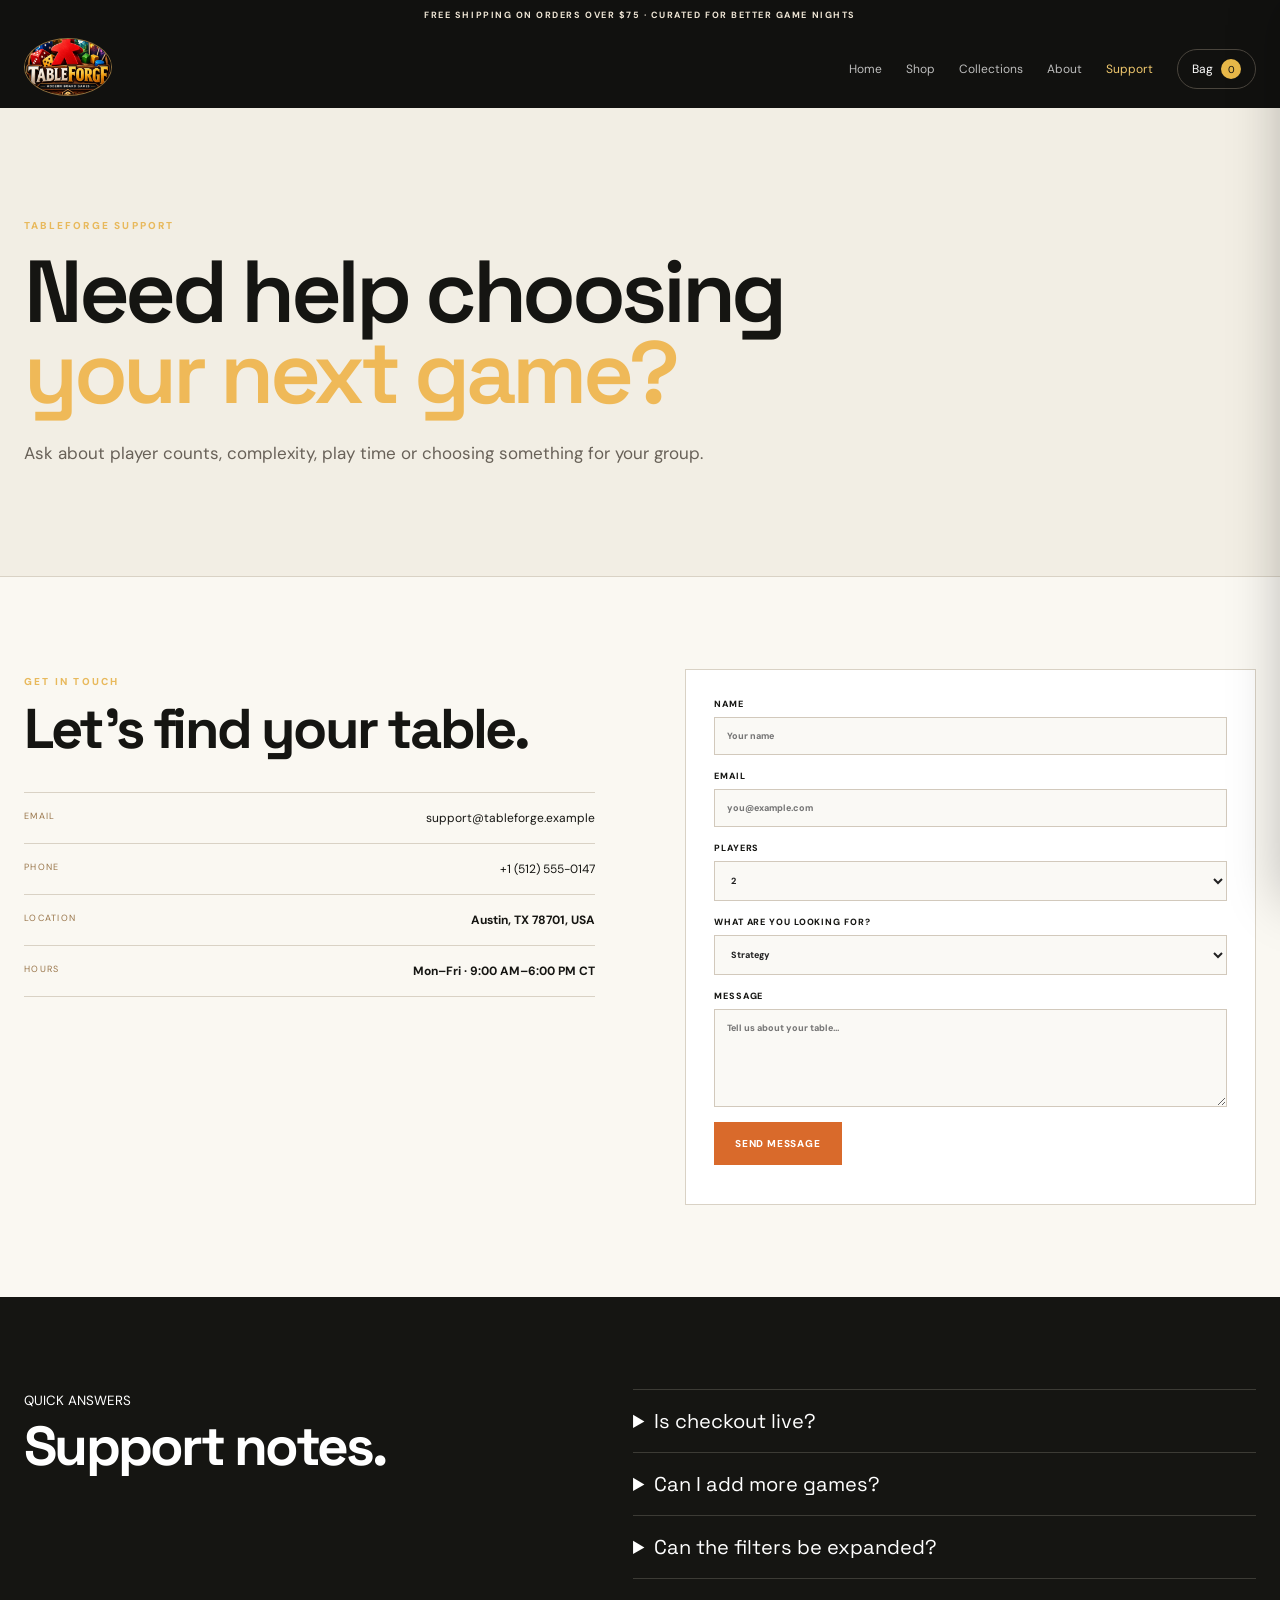
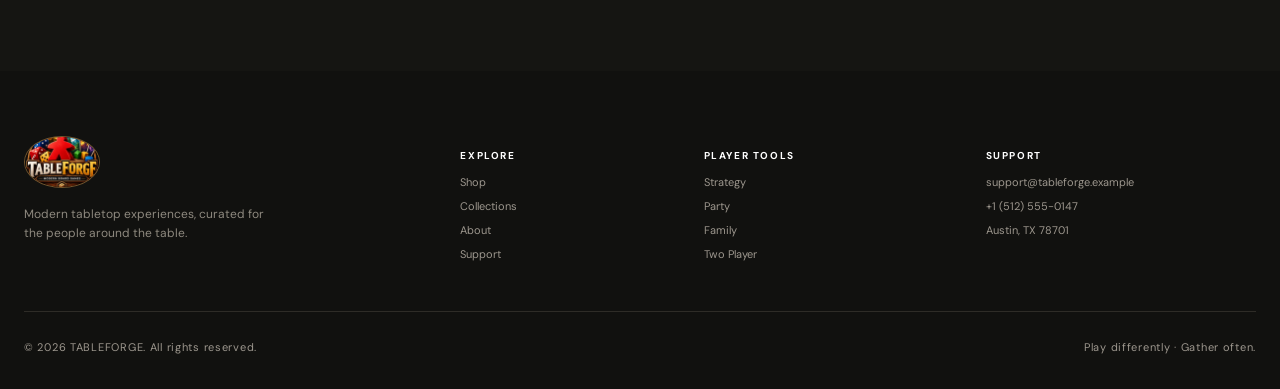
<file: pages/contact.html>
<!doctype html><html lang="en"><head><meta charset="utf-8"><meta name="viewport" content="width=device-width, initial-scale=1"><title>Support — TABLEFORGE</title><link rel="icon" href="../assets/images/branding/favicon.jpg"><link rel="stylesheet" href="../css/style.css"></head><body>

<header class="site-header">
  <div class="announcement">FREE SHIPPING ON ORDERS OVER $75 · CURATED FOR BETTER GAME NIGHTS</div>
  <nav class="nav container">
    <a class="brand" href="../index.html"><img src="../assets/images/branding/tableforge-logo.jpg" alt="TABLEFORGE"></a>
    <button class="nav-toggle" id="navToggle" aria-label="Open navigation">☰</button>
    <div class="nav-links" id="navLinks">
      <a href="../index.html" class="">Home</a>
      <a href="../pages/shop.html" class="">Shop</a>
      <a href="../pages/collections.html" class="">Collections</a>
      <a href="../pages/about.html" class="">About</a>
      <a href="../pages/contact.html" class="active">Support</a>
      <button class="cart-button" id="cartButton">Bag <span id="cartCount">0</span></button>
    </div>
  </nav>
</header>
<main>
<section class="page-hero"><div class="container"><small>TABLEFORGE SUPPORT</small><h1>Need help choosing<br><em>your next game?</em></h1><p>Ask about player counts, complexity, play time or choosing something for your group.</p></div></section>
<section class="section"><div class="container contact-grid"><div><small>GET IN TOUCH</small><h2>Let's find your table.</h2><div class="contact-list"><div><span>Email</span><a href="mailto:support@tableforge.example">support@tableforge.example</a></div><div><span>Phone</span><a href="tel:+15125550147">+1 (512) 555-0147</a></div><div><span>Location</span><strong>Austin, TX 78701, USA</strong></div><div><span>Hours</span><strong>Mon–Fri · 9:00 AM–6:00 PM CT</strong></div></div></div>
<form class="support-form" onsubmit="event.preventDefault();document.getElementById('notice').textContent='Thanks — this demo form is ready to connect to your support system.';"><label>Name<input required placeholder="Your name"></label><label>Email<input required type="email" placeholder="you@example.com"></label><label>Players<select><option>2</option><option>3–4</option><option>5+</option></select></label><label>What are you looking for?<select><option>Strategy</option><option>Family</option><option>Party</option><option>Cooperative</option><option>Two Player</option><option>Adventure</option><option>Travel</option></select></label><label>Message<textarea required rows="6" placeholder="Tell us about your table..."></textarea></label><button class="btn primary" type="submit">Send message</button><p id="notice"></p></form></div></section>
<section class="section dark"><div class="container faq-grid"><div><small>QUICK ANSWERS</small><h2>Support notes.</h2></div><div class="faq-list"><details><summary>Is checkout live?</summary><p>No. This is a complete storefront demo. The checkout action is intentionally non-transactional.</p></details><details><summary>Can I add more games?</summary><p>Yes. Add a product object to the catalog in the page data and place its matching image in the products folder.</p></details><details><summary>Can the filters be expanded?</summary><p>Yes. The current structure is designed around players, time, complexity, category and experience.</p></details></div></div></section>
</main>
<footer class="footer">
  <div class="container footer-grid">
    <div><img class="footer-logo" src="../assets/images/branding/tableforge-logo.jpg" alt="TABLEFORGE"><p>Modern tabletop experiences, curated for the people around the table.</p></div>
    <div><h4>Explore</h4><a href="../pages/shop.html">Shop</a><a href="../pages/collections.html">Collections</a><a href="../pages/about.html">About</a><a href="../pages/contact.html">Support</a></div>
    <div><h4>Player tools</h4><a href="../pages/shop.html?experience=Strategy">Strategy</a><a href="../pages/shop.html?experience=Party">Party</a><a href="../pages/shop.html?experience=Family">Family</a><a href="../pages/shop.html?experience=Two%20Player">Two Player</a></div>
    <div><h4>Support</h4><a href="mailto:support@tableforge.example">support@tableforge.example</a><a href="tel:+15125550147">+1 (512) 555-0147</a><span>Austin, TX 78701</span></div>
  </div>
  <div class="container footer-bottom"><span>© 2026 TABLEFORGE. All rights reserved.</span><span>Play differently · Gather often.</span></div>
</footer>
<aside class="cart-drawer" id="cartDrawer" aria-hidden="true">
 <div class="drawer-head"><div><small>YOUR BAG</small><h3>Ready for game night?</h3></div><button id="closeCart">×</button></div>
 <div class="cart-items" id="cartItems"></div>
 <div class="cart-foot"><div><span>Subtotal</span><strong id="cartTotal">$0.00</strong></div><button class="btn primary full" id="checkoutButton">Checkout</button><small>Demo storefront. Payment processing is not connected.</small></div>
</aside><div class="scrim" id="scrim"></div>
<div class="product-modal" id="productModal" aria-hidden="true"><div class="modal-card"><button class="modal-close" id="modalClose">×</button><div id="modalContent"></div></div></div>
<script>window.TABLEFORGE_PRODUCTS=[{"id":1,"name":"Frontier Dominion","price":64.0,"category":"Strategy","players":"2–5","time":"60–120 min","complexity":"Advanced","experience":"Competitive","tag":"Featured","image":"strategy-table.jpg","desc":"Build territories, manage resources and outmaneuver rival factions across a changing frontier."},{"id":2,"name":"Verdant Valley","price":42.0,"category":"Family","players":"2–4","time":"35–60 min","complexity":"Accessible","experience":"Family","tag":"Family Pick","image":"family-strategy.jpg","desc":"A welcoming strategy experience about landscapes, resources and clever planning."},{"id":3,"name":"Citadel of Ash","price":72.0,"category":"Adventure","players":"1–4","time":"75–120 min","complexity":"Advanced","experience":"Cooperative","tag":"Adventure","image":"adventure-miniatures.jpg","desc":"Explore a dangerous stronghold, coordinate your party and survive a tactical campaign."},{"id":4,"name":"Signal & Shadow","price":29.0,"category":"Card Games","players":"2–6","time":"20–40 min","complexity":"Easy","experience":"Competitive","tag":"Quick Play","image":"card-games.jpg","desc":"A compact card game of timing, deduction and calculated risk."},{"id":5,"name":"Table Talk","price":24.0,"category":"Party","players":"4–10","time":"20–35 min","complexity":"Easy","experience":"Party","tag":"Party Pick","image":"party-night.jpg","desc":"Fast prompts, bold guesses and plenty of reasons to keep the whole table involved."},{"id":6,"name":"Gridline","price":38.0,"category":"Strategy","players":"2","time":"25–45 min","complexity":"Strategic","experience":"Two Player","tag":"Two Player","image":"abstract-strategy.jpg","desc":"A focused two-player tactical game where every placement changes the board."},{"id":7,"name":"Realms of Ember","price":58.0,"category":"Adventure","players":"2–5","time":"60–100 min","complexity":"Strategic","experience":"Adventure","tag":"New","image":"fantasy-adventure.jpg","desc":"Lead heroes through a cinematic fantasy map filled with objectives and tactical choices."},{"id":8,"name":"Pocket Expedition","price":27.0,"category":"Travel","players":"1–4","time":"25–45 min","complexity":"Accessible","experience":"Travel","tag":"Travel","image":"travel-game.jpg","desc":"A compact adventure designed for small tables, weekends away and spontaneous sessions."},{"id":9,"name":"Tabletop Vault","price":46.0,"category":"Accessories","players":"—","time":"—","complexity":"—","experience":"Accessory","tag":"Organizer","image":"game-organizer.jpg","desc":"A modular organizer for tokens, cards, miniatures and game-night components."},{"id":10,"name":"Forge Dice Tray","price":34.0,"category":"Accessories","players":"—","time":"—","complexity":"—","experience":"Accessory","tag":"Essential","image":"dice-accessories.jpg","desc":"A premium rolling tray with a compact footprint for cleaner tabletop sessions."},{"id":11,"name":"Atlas Playmat","price":39.0,"category":"Accessories","players":"—","time":"—","complexity":"—","experience":"Accessory","tag":"Premium","image":"premium-playmat.jpg","desc":"A large illustrated play surface designed to protect the table and frame the game."},{"id":12,"name":"Game Night Collection","price":89.0,"category":"Collections","players":"3–8","time":"30–90 min","complexity":"Mixed","experience":"Social","tag":"Collection","image":"game-night.jpg","desc":"A curated tabletop bundle for hosting an adaptable evening with friends."}];</script><script src="../js/app.js"></script></body></html>
</file>
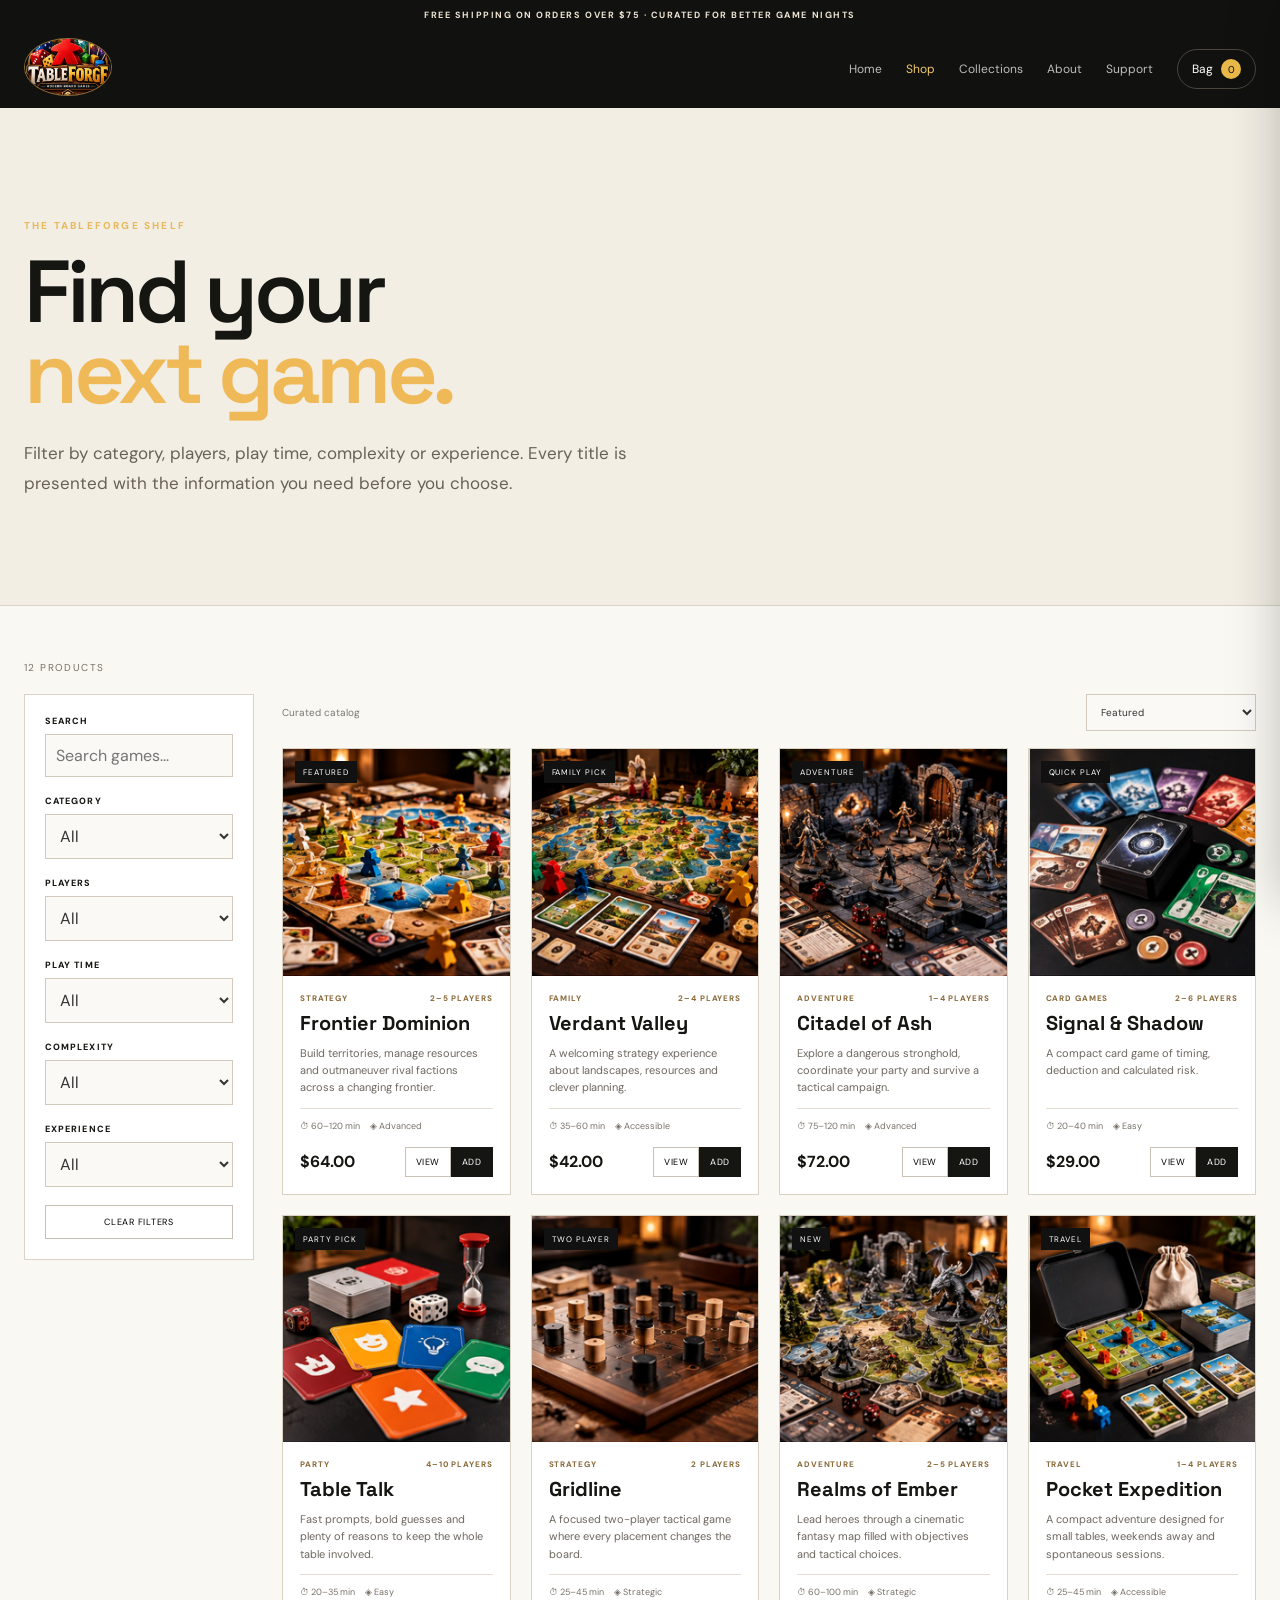
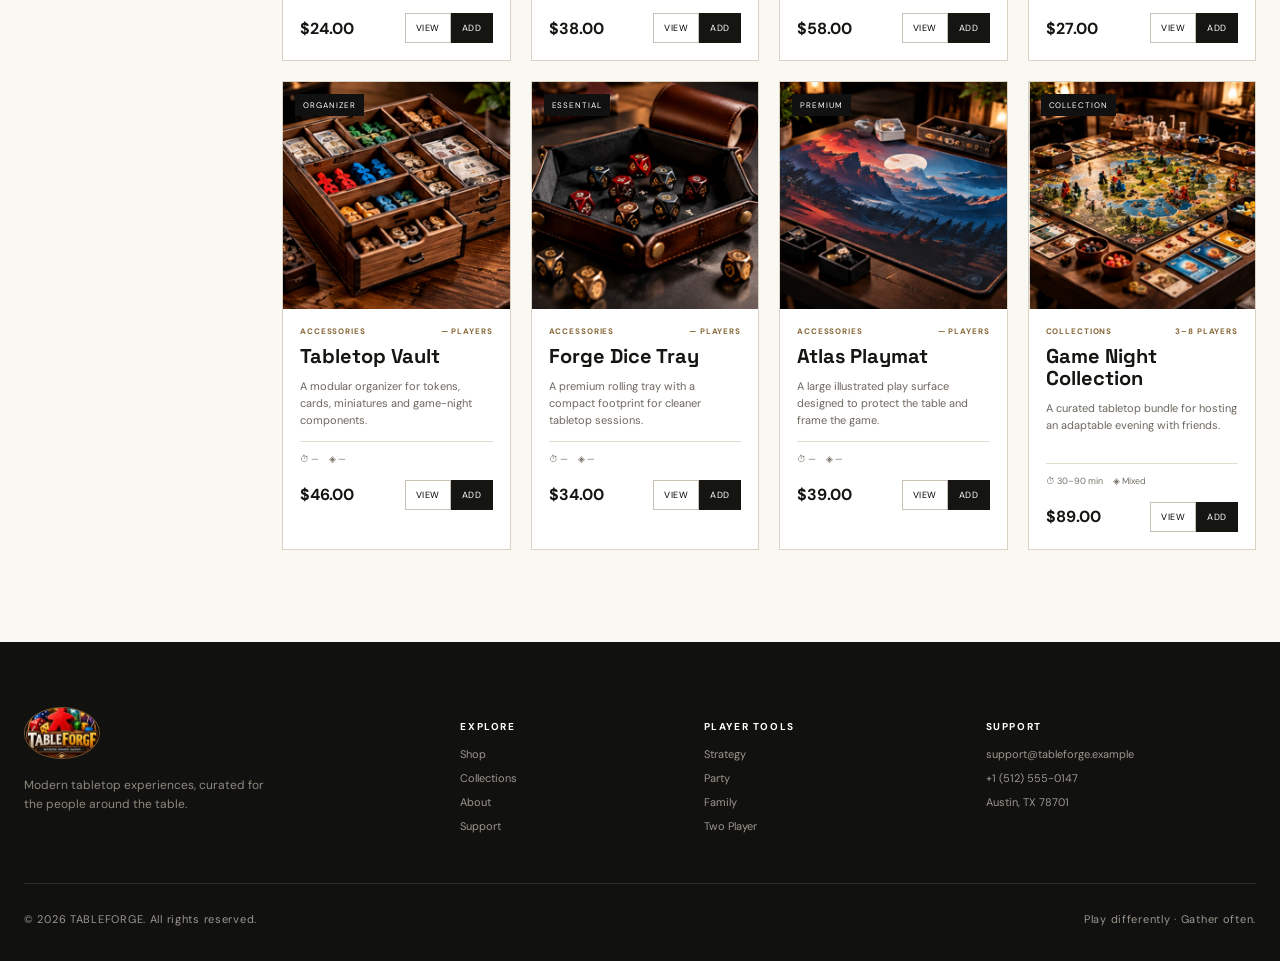
<file: pages/shop.html>
<!doctype html><html lang="en"><head><meta charset="utf-8"><meta name="viewport" content="width=device-width, initial-scale=1"><title>Shop — TABLEFORGE</title><link rel="icon" href="../assets/images/branding/favicon.jpg"><link rel="stylesheet" href="../css/style.css"></head><body>

<header class="site-header">
  <div class="announcement">FREE SHIPPING ON ORDERS OVER $75 · CURATED FOR BETTER GAME NIGHTS</div>
  <nav class="nav container">
    <a class="brand" href="../index.html"><img src="../assets/images/branding/tableforge-logo.jpg" alt="TABLEFORGE"></a>
    <button class="nav-toggle" id="navToggle" aria-label="Open navigation">☰</button>
    <div class="nav-links" id="navLinks">
      <a href="../index.html" class="">Home</a>
      <a href="../pages/shop.html" class="active">Shop</a>
      <a href="../pages/collections.html" class="">Collections</a>
      <a href="../pages/about.html" class="">About</a>
      <a href="../pages/contact.html" class="">Support</a>
      <button class="cart-button" id="cartButton">Bag <span id="cartCount">0</span></button>
    </div>
  </nav>
</header>
<main>
<section class="page-hero"><div class="container"><small>THE TABLEFORGE SHELF</small><h1>Find your<br><em>next game.</em></h1><p>Filter by category, players, play time, complexity or experience. Every title is presented with the information you need before you choose.</p></div></section>
<section class="section shop-area"><div class="container">
<div class="shop-toolbar"><div id="resultCount"></div><button class="filter-toggle" id="filterToggle">Filters</button></div>
<div class="shop-layout">
<aside class="filters-panel" id="filtersPanel">
 <div><label>Search</label><input id="searchFilter" type="search" placeholder="Search games..."></div>
 <div><label>Category</label><select id="categoryFilter"><option>All</option><option>Strategy</option><option>Family</option><option>Adventure</option><option>Card Games</option><option>Party</option><option>Travel</option><option>Accessories</option><option>Organizers</option></select></div>
 <div><label>Players</label><select id="playersFilter"><option>All</option><option>2</option><option>3–4</option><option>5+</option></select></div>
 <div><label>Play time</label><select id="timeFilter"><option>All</option><option>Quick</option><option>Standard</option><option>Long</option></select></div>
 <div><label>Complexity</label><select id="complexityFilter"><option>All</option><option>Easy</option><option>Accessible</option><option>Strategic</option><option>Advanced</option></select></div>
 <div><label>Experience</label><select id="experienceFilter"><option>All</option><option>Competitive</option><option>Cooperative</option><option>Family</option><option>Party</option><option>Two Player</option><option>Adventure</option><option>Travel</option></select></div>
 <button class="clear-filters" id="clearFilters">Clear filters</button>
</aside>
<div class="shop-main"><div class="sort-row"><span>Curated catalog</span><select id="sortFilter"><option value="featured">Featured</option><option value="price-low">Price: low to high</option><option value="price-high">Price: high to low</option><option value="name">Name</option></select></div><div class="product-grid" id="shopGrid"></div></div>
</div></div></section>
</main>
<footer class="footer">
  <div class="container footer-grid">
    <div><img class="footer-logo" src="../assets/images/branding/tableforge-logo.jpg" alt="TABLEFORGE"><p>Modern tabletop experiences, curated for the people around the table.</p></div>
    <div><h4>Explore</h4><a href="../pages/shop.html">Shop</a><a href="../pages/collections.html">Collections</a><a href="../pages/about.html">About</a><a href="../pages/contact.html">Support</a></div>
    <div><h4>Player tools</h4><a href="../pages/shop.html?experience=Strategy">Strategy</a><a href="../pages/shop.html?experience=Party">Party</a><a href="../pages/shop.html?experience=Family">Family</a><a href="../pages/shop.html?experience=Two%20Player">Two Player</a></div>
    <div><h4>Support</h4><a href="mailto:support@tableforge.example">support@tableforge.example</a><a href="tel:+15125550147">+1 (512) 555-0147</a><span>Austin, TX 78701</span></div>
  </div>
  <div class="container footer-bottom"><span>© 2026 TABLEFORGE. All rights reserved.</span><span>Play differently · Gather often.</span></div>
</footer>
<aside class="cart-drawer" id="cartDrawer" aria-hidden="true">
 <div class="drawer-head"><div><small>YOUR BAG</small><h3>Ready for game night?</h3></div><button id="closeCart">×</button></div>
 <div class="cart-items" id="cartItems"></div>
 <div class="cart-foot"><div><span>Subtotal</span><strong id="cartTotal">$0.00</strong></div><button class="btn primary full" id="checkoutButton">Checkout</button><small>Demo storefront. Payment processing is not connected.</small></div>
</aside><div class="scrim" id="scrim"></div>
<div class="product-modal" id="productModal" aria-hidden="true"><div class="modal-card"><button class="modal-close" id="modalClose">×</button><div id="modalContent"></div></div></div>

<script>window.TABLEFORGE_PRODUCTS=[{"id":1,"name":"Frontier Dominion","price":64.0,"category":"Strategy","players":"2–5","time":"60–120 min","complexity":"Advanced","experience":"Competitive","tag":"Featured","image":"strategy-table.jpg","desc":"Build territories, manage resources and outmaneuver rival factions across a changing frontier."},{"id":2,"name":"Verdant Valley","price":42.0,"category":"Family","players":"2–4","time":"35–60 min","complexity":"Accessible","experience":"Family","tag":"Family Pick","image":"family-strategy.jpg","desc":"A welcoming strategy experience about landscapes, resources and clever planning."},{"id":3,"name":"Citadel of Ash","price":72.0,"category":"Adventure","players":"1–4","time":"75–120 min","complexity":"Advanced","experience":"Cooperative","tag":"Adventure","image":"adventure-miniatures.jpg","desc":"Explore a dangerous stronghold, coordinate your party and survive a tactical campaign."},{"id":4,"name":"Signal & Shadow","price":29.0,"category":"Card Games","players":"2–6","time":"20–40 min","complexity":"Easy","experience":"Competitive","tag":"Quick Play","image":"card-games.jpg","desc":"A compact card game of timing, deduction and calculated risk."},{"id":5,"name":"Table Talk","price":24.0,"category":"Party","players":"4–10","time":"20–35 min","complexity":"Easy","experience":"Party","tag":"Party Pick","image":"party-night.jpg","desc":"Fast prompts, bold guesses and plenty of reasons to keep the whole table involved."},{"id":6,"name":"Gridline","price":38.0,"category":"Strategy","players":"2","time":"25–45 min","complexity":"Strategic","experience":"Two Player","tag":"Two Player","image":"abstract-strategy.jpg","desc":"A focused two-player tactical game where every placement changes the board."},{"id":7,"name":"Realms of Ember","price":58.0,"category":"Adventure","players":"2–5","time":"60–100 min","complexity":"Strategic","experience":"Adventure","tag":"New","image":"fantasy-adventure.jpg","desc":"Lead heroes through a cinematic fantasy map filled with objectives and tactical choices."},{"id":8,"name":"Pocket Expedition","price":27.0,"category":"Travel","players":"1–4","time":"25–45 min","complexity":"Accessible","experience":"Travel","tag":"Travel","image":"travel-game.jpg","desc":"A compact adventure designed for small tables, weekends away and spontaneous sessions."},{"id":9,"name":"Tabletop Vault","price":46.0,"category":"Accessories","players":"—","time":"—","complexity":"—","experience":"Accessory","tag":"Organizer","image":"game-organizer.jpg","desc":"A modular organizer for tokens, cards, miniatures and game-night components."},{"id":10,"name":"Forge Dice Tray","price":34.0,"category":"Accessories","players":"—","time":"—","complexity":"—","experience":"Accessory","tag":"Essential","image":"dice-accessories.jpg","desc":"A premium rolling tray with a compact footprint for cleaner tabletop sessions."},{"id":11,"name":"Atlas Playmat","price":39.0,"category":"Accessories","players":"—","time":"—","complexity":"—","experience":"Accessory","tag":"Premium","image":"premium-playmat.jpg","desc":"A large illustrated play surface designed to protect the table and frame the game."},{"id":12,"name":"Game Night Collection","price":89.0,"category":"Collections","players":"3–8","time":"30–90 min","complexity":"Mixed","experience":"Social","tag":"Collection","image":"game-night.jpg","desc":"A curated tabletop bundle for hosting an adaptable evening with friends."}];</script><script src="../js/app.js"></script></body></html>
</file>
<file: css/style.css>
@import url('https://fonts.googleapis.com/css2?family=DM+Sans:wght@400;500;600;700&family=Space+Grotesk:wght@500;600;700&display=swap');
:root{--ink:#151512;--paper:#f2eee4;--cream:#faf8f2;--line:#d9d2c5;--muted:#6d685f;--orange:#d96a2b;--yellow:#e9b949;--blue:#4c77a8;--green:#54765b;--white:#fff}
*{box-sizing:border-box}html{scroll-behavior:smooth}body{margin:0;background:var(--cream);color:var(--ink);font-family:"DM Sans",Arial,sans-serif}a{text-decoration:none;color:inherit}button,input,select,textarea{font:inherit}button{cursor:pointer}.container{width:min(1240px,calc(100% - 48px));margin:auto}
.announcement{background:#11110f;color:#eee5d5;text-align:center;padding:9px;font-size:9px;letter-spacing:.17em;font-weight:700}.site-header{background:#11110f;color:#fff;position:relative;z-index:20}.nav{height:78px;display:flex;align-items:center;justify-content:space-between}.brand img{width:88px;height:58px;object-fit:cover;border-radius:50%;border:1px solid #8c6e3c}.nav-links{display:flex;align-items:center;gap:24px;font-size:12px}.nav-links a{opacity:.72}.nav-links a:hover,.nav-links a.active{opacity:1;color:#f1c96e}.cart-button{background:transparent;border:1px solid #4a453d;color:#fff;border-radius:30px;padding:9px 14px}.cart-button span{display:inline-flex;align-items:center;justify-content:center;width:20px;height:20px;border-radius:50%;background:var(--yellow);color:#111;margin-left:5px;font-size:10px}.nav-toggle{display:none;background:none;border:0;color:#fff;font-size:25px}
.hero{height:600px;position:relative;overflow:hidden;color:#fff}.hero-image{position:absolute;inset:0;width:100%;height:100%;object-fit:cover;object-position:center}.hero-shade{position:absolute;inset:0;background:linear-gradient(90deg,rgba(8,8,7,.86),rgba(8,8,7,.46) 48%,rgba(8,8,7,.12)),linear-gradient(0deg,rgba(0,0,0,.32),transparent 45%)}.hero-content{position:relative;height:100%;display:flex;flex-direction:column;justify-content:center;align-items:flex-start;max-width:1240px}.hero-content small,.page-hero small,.section-head small,.section-intro small,.finder-inner small,.story small,.manifesto-grid small,.values small,.contact-grid>div>small{letter-spacing:.22em;font-weight:800;font-size:10px;color:#e8b95c}.hero h1,.page-hero h1{font-family:"Space Grotesk",sans-serif;font-weight:600;font-size:clamp(52px,7vw,92px);line-height:.92;margin:18px 0 25px;letter-spacing:-.05em}.hero h1 em,.page-hero h1 em{color:#efb958;font-style:normal}.hero-content>p{font-size:18px;line-height:1.7;max-width:600px;color:#ece7dd}.hero-actions{display:flex;gap:25px;align-items:center;margin-top:25px}.btn{display:inline-flex;justify-content:center;align-items:center;padding:14px 20px;text-transform:uppercase;letter-spacing:.08em;font-size:10px;font-weight:800;border:1px solid transparent}.primary{background:var(--orange);color:#fff}.primary:hover{background:#bd5420}.hero-link{font-size:12px;color:#eee}
.experience-strip{background:#181815;color:#fff;padding:55px 0 65px}.section-intro.compact{margin-bottom:30px}.section-intro h2{font-family:"Space Grotesk";font-size:35px;margin:10px 0}.experience-grid{display:grid;grid-template-columns:repeat(6,1fr);border-top:1px solid #3d3b35;border-left:1px solid #3d3b35}.experience-grid a{padding:24px 20px;border-right:1px solid #3d3b35;border-bottom:1px solid #3d3b35;transition:.2s}.experience-grid a:hover{background:#24231f}.experience-grid span{display:block;color:#e5b454;font-size:20px;margin-bottom:25px}.experience-grid b{display:block;font-family:"Space Grotesk";font-size:15px}.experience-grid small{color:#9e9a91;display:block;margin-top:6px}
.section{padding:92px 0}.section-head{display:flex;align-items:end;justify-content:space-between;gap:30px;margin-bottom:38px}.section-head h2{font-family:"Space Grotesk";font-size:clamp(38px,5vw,60px);letter-spacing:-.045em;margin:9px 0 0}.section-head>a{font-size:11px;text-transform:uppercase;letter-spacing:.08em}.category-grid{display:grid;grid-template-columns:repeat(4,1fr);gap:16px}.category-card{aspect-ratio:1/1;position:relative;overflow:hidden;background:#ddd}.category-card img{width:100%;height:100%;object-fit:cover;transition:transform .45s}.category-card:hover img{transform:scale(1.05)}.category-card:after{content:"";position:absolute;inset:0;background:linear-gradient(0deg,rgba(0,0,0,.8),transparent 60%)}.category-card>div{position:absolute;z-index:2;bottom:19px;left:19px;right:19px;color:#fff}.category-card h3{font-family:"Space Grotesk";font-size:25px;margin:0 0 5px}.category-card p{font-size:11px;line-height:1.5;margin:0;color:#e8e3d9}
.dark{background:#151512;color:#fff}.section-head.light h2{color:#fff}.section-head.light>a{color:#eee}.collection-grid{display:grid;grid-template-columns:repeat(3,1fr);gap:16px}.collection-card{height:380px;position:relative;overflow:hidden;background:#222}.collection-card img{width:100%;height:100%;object-fit:cover;transition:.5s}.collection-card:hover img{transform:scale(1.04)}.collection-card:after{content:"";position:absolute;inset:0;background:linear-gradient(0deg,rgba(0,0,0,.9),transparent 58%)}.collection-card>div{position:absolute;z-index:2;left:25px;right:25px;bottom:25px}.collection-card small{font-size:9px;letter-spacing:.18em;color:#e7b957;font-weight:800}.collection-card h3{font-family:"Space Grotesk";font-size:30px;margin:8px 0}.collection-card p{font-size:12px;line-height:1.5;color:#ddd6cb}
.product-grid{display:grid;grid-template-columns:repeat(4,1fr);gap:20px}.product-card{background:#fff;border:1px solid var(--line);min-width:0}.product-image{aspect-ratio:1/1;overflow:hidden;position:relative;background:#eee}.product-image img{width:100%;height:100%;object-fit:cover;display:block}.badge{position:absolute;top:12px;left:12px;background:#111;color:#fff;padding:6px 8px;font-size:8px;text-transform:uppercase;letter-spacing:.12em}.product-info{padding:17px}.product-meta{display:flex;justify-content:space-between;gap:8px;color:#8a6b3c;font-size:8px;text-transform:uppercase;letter-spacing:.11em;font-weight:800}.product-info h3{font-family:"Space Grotesk";font-size:20px;line-height:1.1;margin:9px 0}.product-info p{font-size:11px;line-height:1.55;color:#6d675e;min-height:52px}.product-specs{display:flex;gap:10px;flex-wrap:wrap;font-size:9px;color:#777167;border-top:1px solid #e3ddd2;padding-top:11px}.product-bottom{display:flex;justify-content:space-between;align-items:center;gap:8px;margin-top:15px}.product-bottom strong{font-size:16px}.product-bottom button{padding:8px 10px;border:1px solid #c9c1b5;background:#fff;font-size:9px;text-transform:uppercase;letter-spacing:.06em}.product-bottom .add{background:#151512;color:#fff;border-color:#151512}.product-bottom .ghost:hover{background:#eee}
.finder-banner{background:#e5ddce;padding:80px 0}.finder-inner{display:grid;grid-template-columns:1fr 1fr;gap:80px;align-items:center}.finder-inner h2{font-family:"Space Grotesk";font-size:52px;line-height:.98;margin:10px 0;letter-spacing:-.05em}.finder-inner em{font-style:normal;color:#b75a2b}.finder-options{display:grid;grid-template-columns:1fr 1fr;gap:10px}.finder-options a{background:#fff;border:1px solid #d1c6b5;padding:18px;font-size:12px;font-weight:700}.finder-options a:hover{border-color:#b16b37}.story-grid,.manifesto-grid,.values{display:grid;grid-template-columns:1fr 1fr;gap:90px}.story h2,.manifesto-grid h2,.values h2{font-family:"Space Grotesk";font-size:clamp(40px,5vw,62px);line-height:1;letter-spacing:-.05em;margin:10px 0}.story-copy,.prose{font-size:17px;line-height:1.8;color:#625d55}.underlink{display:inline-block;margin-top:18px;font-weight:800;font-size:11px;text-transform:uppercase;letter-spacing:.08em;border-bottom:1px solid #111;padding-bottom:4px}.values{align-items:start}.value-list{display:grid;grid-template-columns:1fr 1fr;gap:35px}.value-list article{border-top:1px solid #414039;padding-top:17px}.value-list b{color:#e7b957;font-size:10px}.value-list h3{font-family:"Space Grotesk";font-size:24px;margin:10px 0}.value-list p{font-size:12px;color:#aaa59c;line-height:1.7}.quote{text-align:center;padding:30px}.quote p{font-family:"Space Grotesk";font-size:clamp(38px,6vw,70px);letter-spacing:-.05em;line-height:1.02;max-width:900px;margin:0 auto 35px}
.page-hero{background:var(--paper);padding:105px 0 90px;border-bottom:1px solid var(--line)}.page-hero h1{font-size:clamp(52px,7vw,88px);max-width:900px}.page-hero p{max-width:680px;color:#686158;line-height:1.75;font-size:17px}.shop-area{padding-top:55px}.shop-toolbar{display:flex;justify-content:space-between;align-items:center;margin-bottom:20px}.shop-toolbar #resultCount{font-size:10px;text-transform:uppercase;letter-spacing:.14em;color:#777168}.filter-toggle{display:none}.shop-layout{display:grid;grid-template-columns:230px 1fr;gap:28px}.filters-panel{border:1px solid var(--line);background:#fff;padding:20px;height:max-content;position:sticky;top:15px}.filters-panel>div{margin-bottom:18px}.filters-panel label{display:block;font-size:9px;text-transform:uppercase;letter-spacing:.12em;font-weight:800;margin-bottom:7px}.filters-panel input,.filters-panel select,.sort-row select{width:100%;padding:10px;border:1px solid #d2c9bc;background:#faf9f5;color:#333}.clear-filters{width:100%;border:1px solid #c9c0b3;background:#fff;padding:10px;text-transform:uppercase;font-size:9px;letter-spacing:.08em}.sort-row{display:flex;justify-content:space-between;align-items:center;margin-bottom:17px;font-size:10px;color:#777}.sort-row select{width:auto;min-width:170px}.collections-page{padding:0}.collection-feature{display:grid;grid-template-columns:1fr 1fr;min-height:620px}.collection-feature:nth-child(even){direction:rtl}.collection-feature:nth-child(even)>*{direction:ltr}.collection-feature-image img{width:100%;height:100%;object-fit:cover;display:block}.collection-feature-copy{padding:90px;display:flex;flex-direction:column;justify-content:center;background:var(--cream)}.collection-feature-copy small{font-size:9px;letter-spacing:.18em;color:#a36531;font-weight:800}.collection-feature-copy h2{font-family:"Space Grotesk";font-size:clamp(45px,6vw,75px);line-height:.95;letter-spacing:-.05em;margin:15px 0}.collection-feature-copy p{color:#6d675e;line-height:1.7;max-width:470px;margin-bottom:28px}.collection-feature-copy .btn{align-self:flex-start}
.contact-grid{display:grid;grid-template-columns:1fr 1fr;gap:90px}.contact-grid h2{font-family:"Space Grotesk";font-size:56px;line-height:.98;letter-spacing:-.05em;margin:12px 0 35px}.contact-list{border-top:1px solid var(--line)}.contact-list div{display:flex;justify-content:space-between;gap:15px;padding:17px 0;border-bottom:1px solid var(--line)}.contact-list span{font-size:9px;text-transform:uppercase;letter-spacing:.14em;color:#99754a}.contact-list a,.contact-list strong{font-size:12px}.support-form{background:#fff;border:1px solid var(--line);padding:28px}.support-form label{display:block;text-transform:uppercase;letter-spacing:.1em;font-size:9px;font-weight:800;margin-bottom:15px}.support-form input,.support-form select,.support-form textarea{display:block;width:100%;margin-top:7px;border:1px solid #d2c9bc;background:#faf9f5;padding:12px;color:#222}.support-form textarea{resize:vertical}.support-form p{font-size:11px;color:#6b655c;line-height:1.5}.faq-grid{display:grid;grid-template-columns:1fr 1.2fr;gap:90px}.faq-grid h2{font-family:"Space Grotesk";font-size:55px;line-height:.98;letter-spacing:-.05em;margin:10px 0}.faq-list details{border-top:1px solid #3c3b35;padding:18px 0}.faq-list details:last-child{border-bottom:1px solid #3c3b35}.faq-list summary{cursor:pointer;font-family:"Space Grotesk";font-size:20px}.faq-list p{color:#aaa49a;font-size:12px;line-height:1.7}
.footer{background:#11110f;color:#d8d1c6;padding:65px 0 25px}.footer-grid{display:grid;grid-template-columns:2fr 1fr 1.2fr 1.4fr;gap:50px}.footer-logo{width:76px;height:52px;object-fit:cover;border-radius:50%;border:1px solid #70542d}.footer p{color:#8e897f;max-width:250px;line-height:1.6;font-size:12px}.footer h4{font-size:10px;text-transform:uppercase;letter-spacing:.16em;color:#fff}.footer a,.footer span{display:block;font-size:11px;color:#9d978e;margin:10px 0}.footer a:hover{color:#edbd5e}.footer-bottom{border-top:1px solid #2e2c27;padding-top:18px;margin-top:40px;display:flex;justify-content:space-between;color:#6d6961;font-size:9px;letter-spacing:.08em}
.cart-drawer{position:fixed;z-index:50;top:0;right:0;height:100vh;width:min(440px,100%);background:#faf8f2;transform:translateX(105%);transition:.3s;box-shadow:-20px 0 50px rgba(0,0,0,.25);display:flex;flex-direction:column}.cart-drawer.open{transform:translateX(0)}.drawer-head{padding:27px;border-bottom:1px solid var(--line);display:flex;justify-content:space-between}.drawer-head small{font-size:9px;letter-spacing:.18em;color:#a06531;font-weight:800}.drawer-head h3{font-family:"Space Grotesk";font-size:25px;margin:8px 0 0}.drawer-head button,.modal-close{border:0;background:none;font-size:28px}.cart-items{flex:1;overflow:auto;padding:20px 27px}.empty{font-size:12px;color:#777;line-height:1.6}.cart-row{display:grid;grid-template-columns:72px 1fr auto;gap:11px;border-bottom:1px solid var(--line);padding:14px 0}.cart-row img{width:72px;height:72px;object-fit:cover}.cart-row h4{font-family:"Space Grotesk";font-size:14px;margin:0 0 5px}.cart-row small{color:#777;font-size:10px}.cart-row button{border:0;background:none;color:#a45e2c;font-size:9px;text-transform:uppercase;margin-top:8px;padding:0}.cart-foot{padding:23px 27px;border-top:1px solid var(--line)}.cart-foot>div{display:flex;justify-content:space-between;margin-bottom:15px}.cart-foot small{display:block;color:#777;font-size:9px;line-height:1.5;margin-top:10px}.full{width:100%}.scrim{position:fixed;z-index:40;inset:0;background:rgba(0,0,0,.58);opacity:0;pointer-events:none;transition:.2s}.scrim.show{opacity:1;pointer-events:auto}.product-modal{position:fixed;z-index:60;inset:0;background:rgba(0,0,0,.68);display:flex;align-items:center;justify-content:center;padding:20px;opacity:0;pointer-events:none;transition:.2s}.product-modal.open{opacity:1;pointer-events:auto}.modal-card{width:min(920px,100%);max-height:92vh;overflow:auto;background:#faf8f2;position:relative}.modal-product{display:grid;grid-template-columns:1fr 1fr}.modal-product img{width:100%;height:100%;min-height:480px;object-fit:cover}.modal-copy{padding:50px}.modal-copy small{color:#a06531;letter-spacing:.15em;font-weight:800}.modal-copy h2{font-family:"Space Grotesk";font-size:42px;line-height:1;margin:12px 0 20px}.modal-copy p{color:#666158;line-height:1.7}.modal-price{font-size:25px;font-weight:800;margin:25px 0}
@media(max-width:1000px){.experience-grid{grid-template-columns:repeat(3,1fr)}.category-grid,.product-grid{grid-template-columns:repeat(2,1fr)}.collection-grid{grid-template-columns:repeat(2,1fr)}.footer-grid{grid-template-columns:repeat(2,1fr)}.finder-inner,.story-grid,.manifesto-grid,.values,.contact-grid,.faq-grid{grid-template-columns:1fr;gap:45px}.shop-layout{grid-template-columns:200px 1fr}.collection-feature-copy{padding:55px}.modal-product{grid-template-columns:1fr}.modal-product img{min-height:320px}}
@media(max-width:680px){.container{width:calc(100% - 28px)}.announcement{font-size:7px}.nav{height:68px}.nav-toggle{display:block}.nav-links{display:none;position:absolute;top:68px;left:0;right:0;background:#11110f;padding:14px;flex-direction:column;align-items:stretch}.nav-links.open{display:flex}.nav-links a,.cart-button{text-align:center;padding:10px}.hero{height:560px}.hero h1{font-size:52px}.hero-content>p{font-size:15px}.hero-actions{align-items:flex-start;flex-direction:column;gap:14px}.section{padding:65px 0}.experience-grid{grid-template-columns:repeat(2,1fr)}.category-grid,.product-grid,.collection-grid{grid-template-columns:1fr}.section-head{align-items:flex-start;flex-direction:column}.finder-inner h2{font-size:43px}.finder-options{grid-template-columns:1fr}.shop-layout{display:block}.filters-panel{display:none;position:static;margin-bottom:18px}.filters-panel.open{display:block}.filter-toggle{display:block;border:1px solid var(--line);background:#fff;padding:9px 15px;font-size:9px;text-transform:uppercase}.sort-row{flex-direction:column;align-items:stretch;gap:10px}.sort-row select{width:100%}.collection-feature{grid-template-columns:1fr;min-height:auto}.collection-feature:nth-child(even){direction:ltr}.collection-feature-image{height:390px}.collection-feature-copy{padding:50px 28px}.footer-grid{grid-template-columns:1fr}.footer-bottom{flex-direction:column;gap:8px}.contact-list div{flex-direction:column;gap:6px}.value-list{grid-template-columns:1fr}}
</file>
